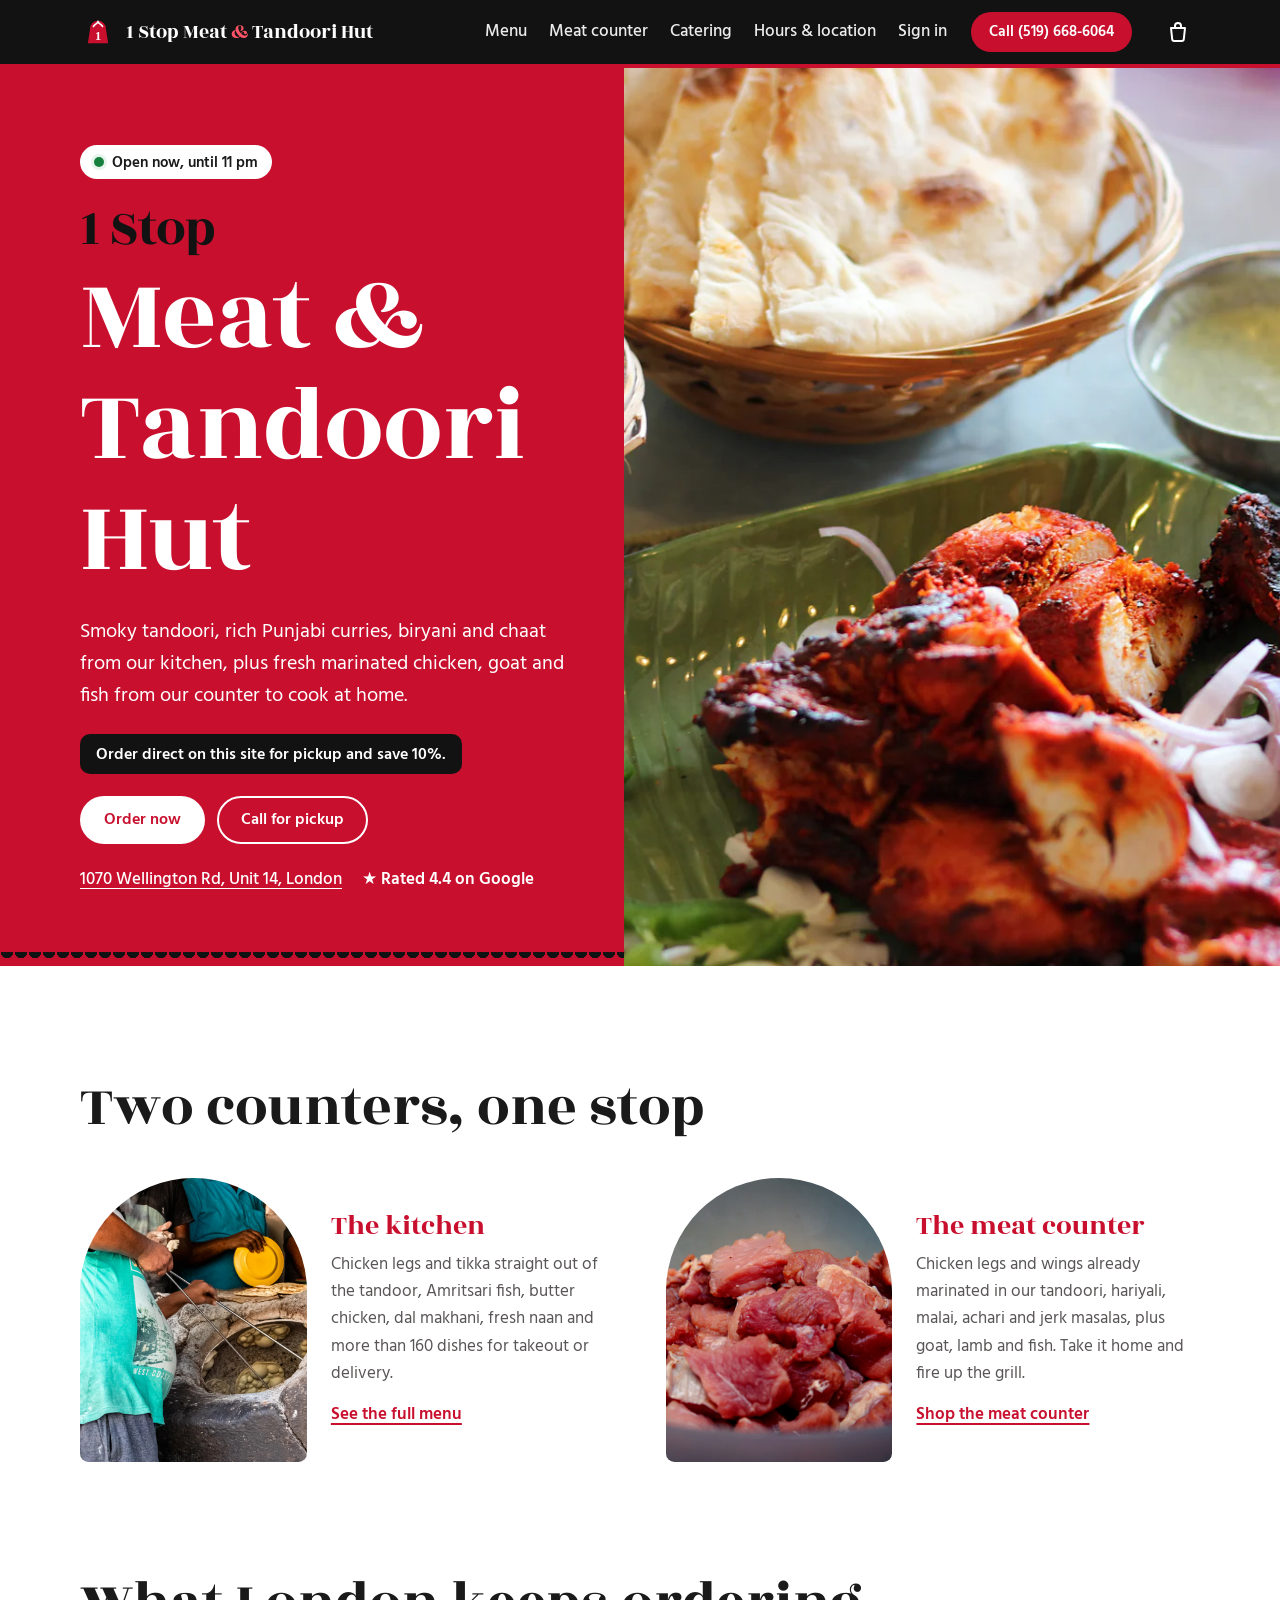
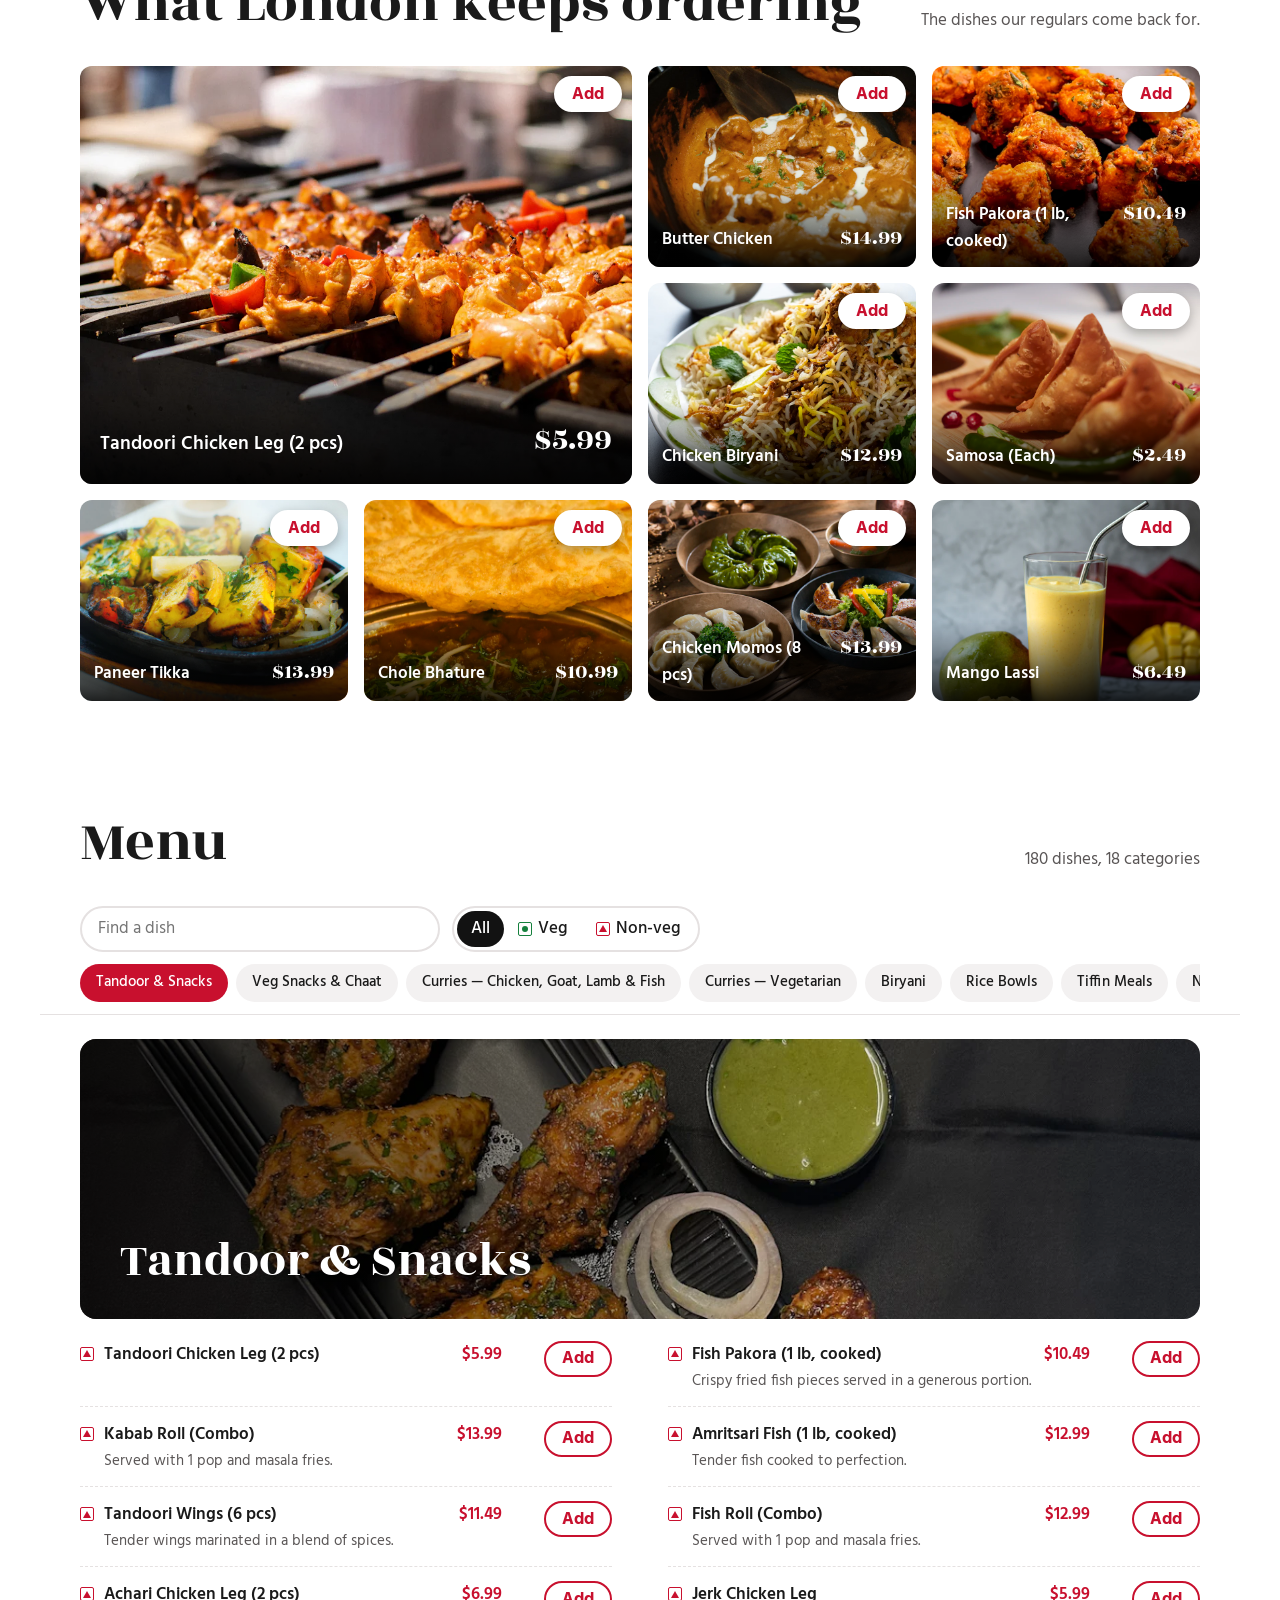
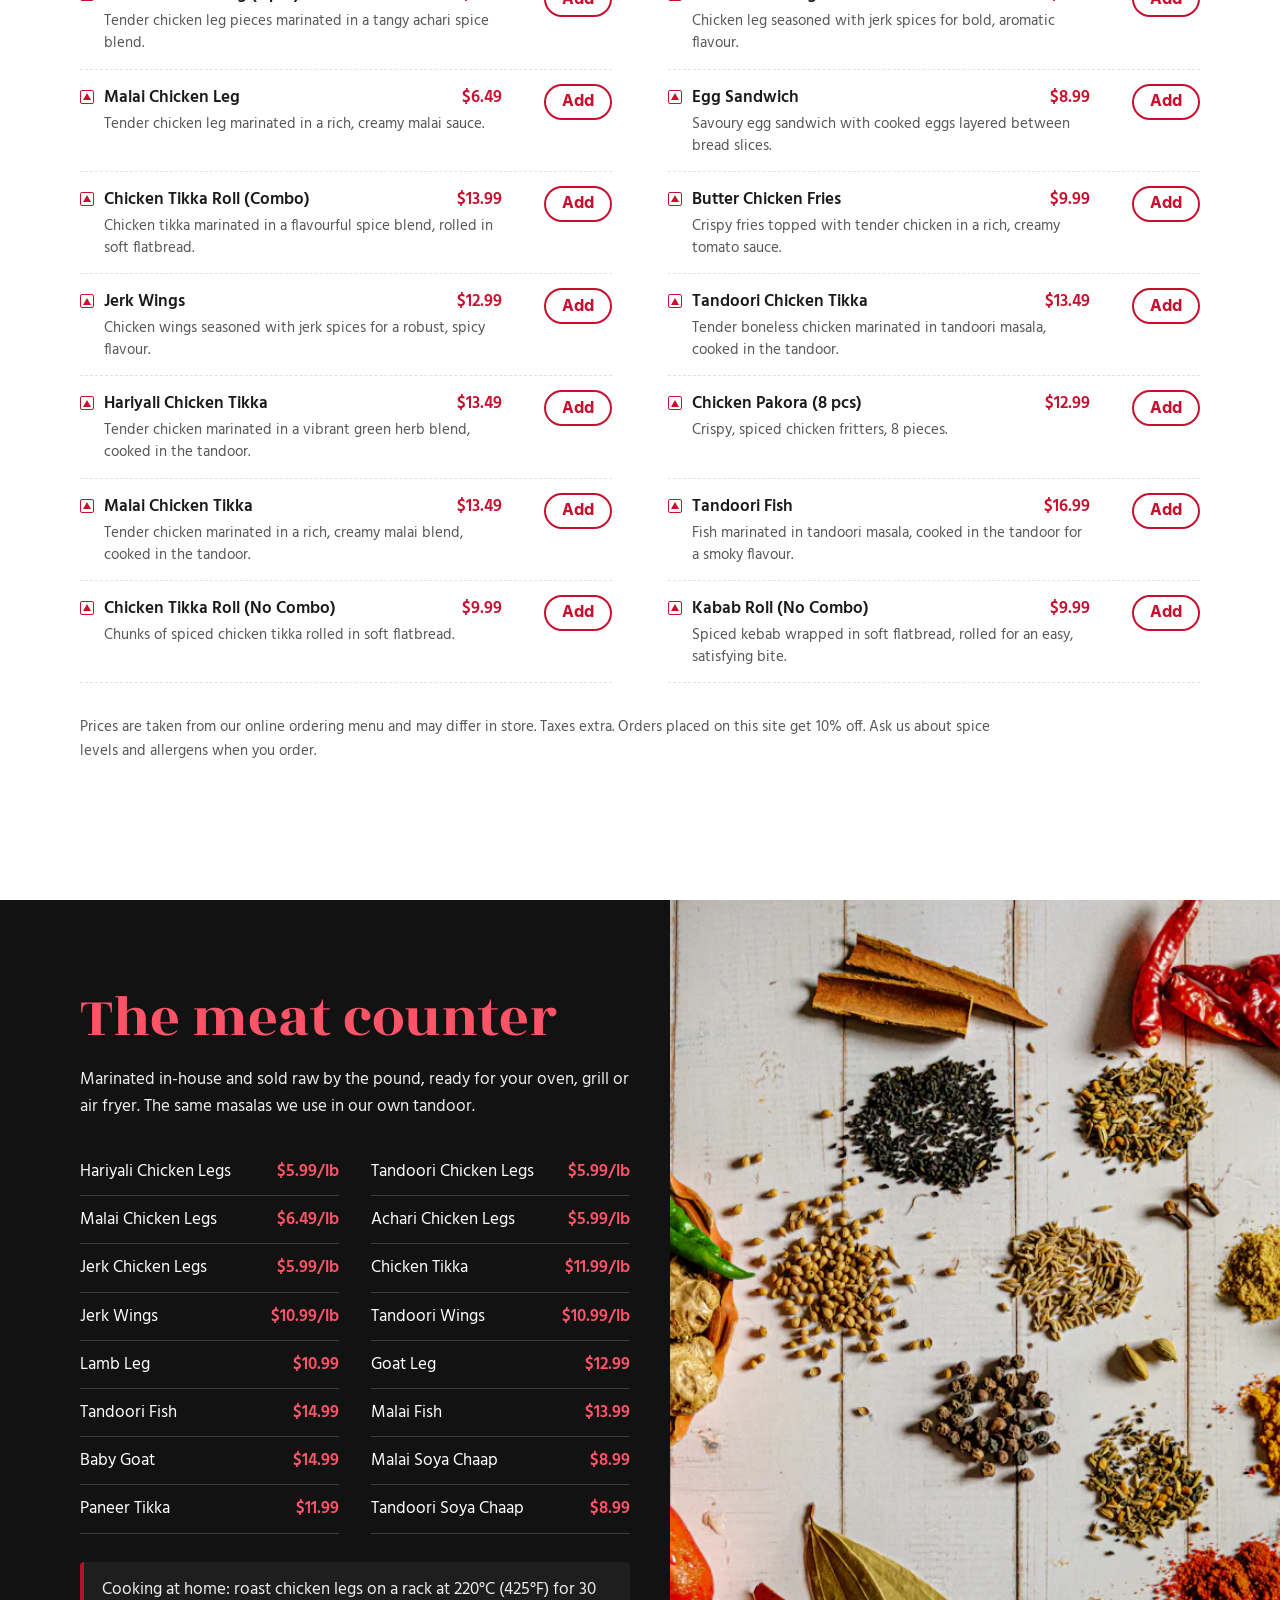
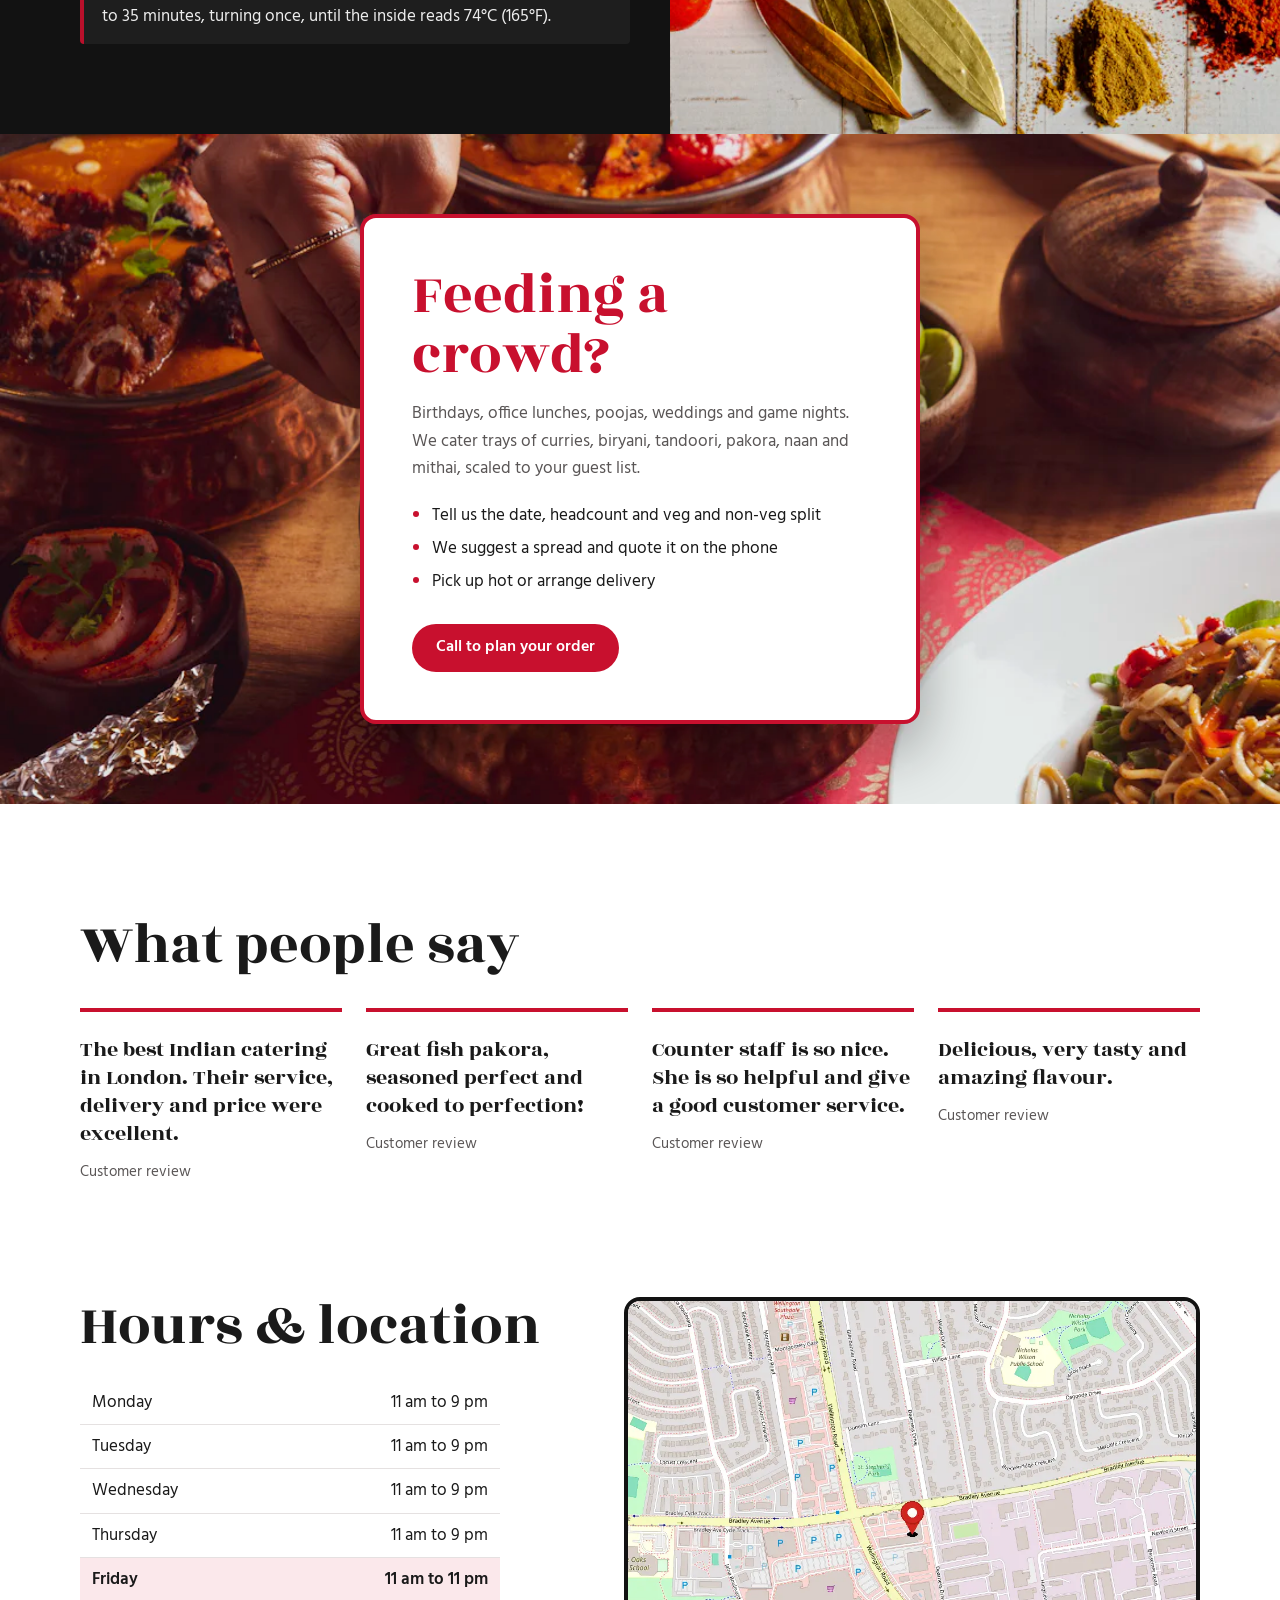
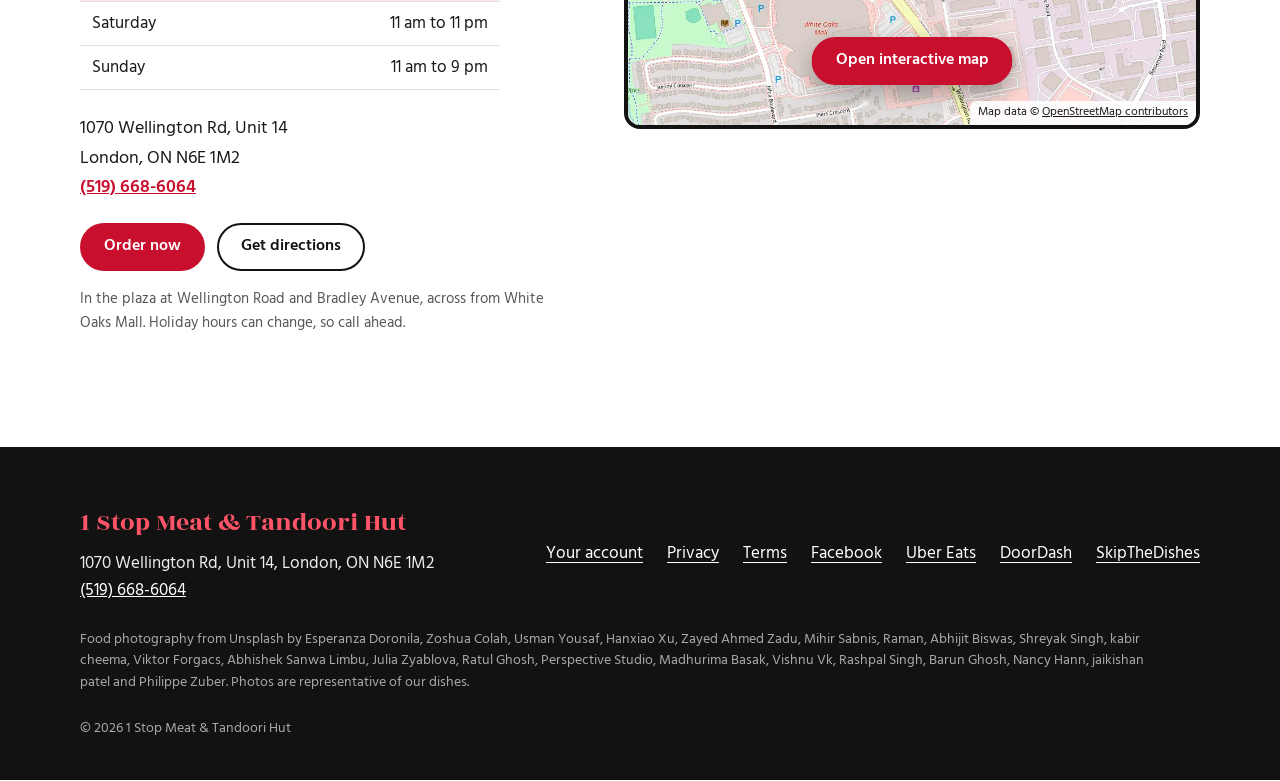
<file: index.html>
<!doctype html>
<html lang="en-CA">
<head>
<meta charset="utf-8">
<meta name="viewport" content="width=device-width, initial-scale=1">
<title>1 Stop Meat &amp; Tandoori Hut | Tandoori, Curries &amp; Marinated Meats in London, ON</title>
<meta name="description" content="Punjabi tandoori, curries, biryani, chaat and fresh marinated meats on Wellington Road in London, Ontario. Takeout, delivery and catering. Call (519) 668-6064.">
<meta name="theme-color" content="#121212">
<link rel="canonical" href="https://hardeepsk.github.io/1-stop-meat-tandoori-hut/">
<link rel="icon" href="favicon.svg" type="image/svg+xml">
<meta property="og:type" content="restaurant">
<meta property="og:title" content="1 Stop Meat &amp; Tandoori Hut">
<meta property="og:description" content="Tandoori, curries, biryani and fresh marinated meats. 1070 Wellington Rd, London, ON.">
<meta property="og:image" content="https://hardeepsk.github.io/1-stop-meat-tandoori-hut/img/og.jpg">
<meta property="og:url" content="https://hardeepsk.github.io/1-stop-meat-tandoori-hut/">
<meta property="og:locale" content="en_CA">
<meta name="twitter:card" content="summary_large_image">
<link rel="preconnect" href="https://fonts.googleapis.com">
<link rel="preconnect" href="https://fonts.gstatic.com" crossorigin>
<link href="https://fonts.googleapis.com/css2?family=Hind:wght@400;500;600;700&family=Rozha+One&display=swap" rel="stylesheet">
<link rel="preload" as="image" href="img/hero.webp" fetchpriority="high">
<link rel="stylesheet" href="styles.css?v=637464b1ea">
<script type="application/ld+json">
{
  "@context": "https://schema.org",
  "@type": "Restaurant",
  "name": "1 Stop Meat & Tandoori Hut",
  "url": "https://hardeepsk.github.io/1-stop-meat-tandoori-hut/",
  "image": "https://hardeepsk.github.io/1-stop-meat-tandoori-hut/img/og.jpg",
  "telephone": "+1-519-668-6064",
  "priceRange": "$",
  "servesCuisine": ["Indian", "Punjabi", "Tandoori", "Indo-Chinese"],
  "hasMenu": "https://hardeepsk.github.io/1-stop-meat-tandoori-hut/#menu",
  "acceptsReservations": false,
  "address": {
    "@type": "PostalAddress",
    "streetAddress": "1070 Wellington Rd, Unit 14",
    "addressLocality": "London",
    "addressRegion": "ON",
    "postalCode": "N6E 1M2",
    "addressCountry": "CA"
  },
  "geo": { "@type": "GeoCoordinates", "latitude": 42.933888, "longitude": -81.2213374 },
  "openingHoursSpecification": [
    { "@type": "OpeningHoursSpecification", "dayOfWeek": ["Sunday", "Monday", "Tuesday", "Wednesday", "Thursday"], "opens": "11:00", "closes": "21:00" },
    { "@type": "OpeningHoursSpecification", "dayOfWeek": ["Friday", "Saturday"], "opens": "11:00", "closes": "23:00" }
  ],
  "sameAs": [
    "https://www.facebook.com/1stopmeatandtandoorihut/",
    "https://www.ubereats.com/ca/store/1-stop-meat-&-tandoori-hut/xAO4igT_UYuKqNkeJCR69Q",
    "https://www.doordash.com/store/1-stop-meat-&-tandoori-hut-london-24953357/",
    "https://www.skipthedishes.com/stop-meat-tandoori-hut"
  ]
}
</script>
</head>
<body>
<a class="skip" href="#main">Skip to content</a>

<header class="topbar">
  <div class="topbar-inner">
    <a class="brand" href="#top">
      <img src="favicon.svg" alt="" width="36" height="36">
      <span>1 Stop Meat <span class="amp">&amp;</span> Tandoori Hut</span>
    </a>
    <button class="nav-toggle" type="button" aria-expanded="false" aria-controls="site-nav" data-nav-toggle>
      <span class="visually-hidden">Open site navigation</span>
      <span class="nav-toggle-bars" aria-hidden="true"></span>
    </button>
    <nav class="nav" id="site-nav" aria-label="Main">
      <a href="#menu">Menu</a>
      <a href="#butcher">Meat counter</a>
      <a href="#catering">Catering</a>
      <a href="#visit">Hours &amp; location</a>
      <a href="account.html" data-account-link>Sign in</a>
    </nav>
    <a class="btn btn-red btn-small topbar-call" href="tel:+15196686064">Call (519) 668-6064</a>
    <button class="topbar-cart" type="button" data-cart-open><span class="visually-hidden">Open your order, </span><span data-cart-count>0</span><span class="visually-hidden"> items</span></button>
  </div>
</header>

<main id="main">
  <section class="hero" id="top">
    <div class="hero-sign">
      <p class="status" data-status aria-live="polite">Checking today's hours</p>
      <h1>
        <span class="h1-line h1-small">1 Stop</span>
        <span class="h1-line">Meat &amp;</span>
        <span class="h1-line">Tandoori Hut</span>
      </h1>
      <p class="lede">Smoky tandoori, rich Punjabi curries, biryani and chaat from our kitchen, plus fresh marinated chicken, goat and fish from our counter to cook at home.</p>
      <p class="hero-offer">Order direct on this site for pickup and save 10%.</p>
      <div class="hero-actions">
        <button class="btn btn-light" type="button" data-order>Order now</button>
        <a class="btn btn-ghost" href="tel:+15196686064">Call for pickup</a>
      </div>
      <p class="hero-meta">
        <a href="https://www.google.com/maps/dir/?api=1&amp;destination=1070+Wellington+Rd+London+ON+N6E+1M2" target="_blank" rel="noopener">1070 Wellington Rd, Unit 14, London</a>
        <span class="rating"><span aria-hidden="true">★</span> Rated 4.4 on Google</span>
      </p>
    </div>
    <figure class="hero-photo">
      <img src="img/hero.webp" alt="Tandoori chicken on a banana leaf with naan, chutneys and onions" width="1600" height="960" fetchpriority="high">
    </figure>
  </section>

  <section class="two-counters" aria-labelledby="two-title">
    <h2 id="two-title">Two counters, one stop</h2>
    <div class="counters">
      <article class="counter">
        <img src="img/tandoor.webp" alt="A cook pulling fresh naan from a clay tandoor" width="760" height="940" loading="lazy">
        <div>
          <h3>The kitchen</h3>
          <p>Chicken legs and tikka straight out of the tandoor, Amritsari fish, butter chicken, dal makhani, fresh naan and more than 160 dishes for takeout or delivery.</p>
          <a class="text-link" href="#menu">See the full menu</a>
        </div>
      </article>
      <article class="counter">
        <img src="img/butcher.webp" alt="A bowl of fresh raw mutton, cut into curry pieces" width="1100" height="760" loading="lazy">
        <div>
          <h3>The meat counter</h3>
          <p>Chicken legs and wings already marinated in our tandoori, hariyali, malai, achari and jerk masalas, plus goat, lamb and fish. Take it home and fire up the grill.</p>
          <a class="text-link" href="#butcher">Shop the meat counter</a>
        </div>
      </article>
    </div>
  </section>

  <section class="favourites" aria-labelledby="fav-title">
    <div class="section-head">
      <h2 id="fav-title">What London keeps ordering</h2>
      <p>The dishes our regulars come back for.</p>
    </div>
    <div class="fav-grid">
      <figure class="fav fav-wide">
        <img src="img/skewers.webp" alt="Chicken tikka skewers over the grill" width="1200" height="700" loading="lazy">
        <span class="fav-add" data-add="tandoori-chicken-leg-2-pcs"></span>
        <figcaption><span>Tandoori Chicken Leg (2 pcs)</span><b>$5.99</b></figcaption>
      </figure>
      <figure class="fav">
        <img src="img/butter-chicken.webp" alt="Butter chicken in a creamy tomato sauce" width="800" height="600" loading="lazy">
        <span class="fav-add" data-add="butter-chicken"></span>
        <figcaption><span>Butter Chicken</span><b>$14.99</b></figcaption>
      </figure>
      <figure class="fav">
        <img src="img/pakora.webp" alt="Golden fried pakora" width="800" height="600" loading="lazy">
        <span class="fav-add" data-add="fish-pakora-1lb-cooked"></span>
        <figcaption><span>Fish Pakora (1 lb, cooked)</span><b>$10.49</b></figcaption>
      </figure>
      <figure class="fav">
        <img src="img/biryani.webp" alt="Chicken biryani with mint and cucumber" width="800" height="600" loading="lazy">
        <span class="fav-add" data-add="chicken-biryani"></span>
        <figcaption><span>Chicken Biryani</span><b>$12.99</b></figcaption>
      </figure>
      <figure class="fav">
        <img src="img/samosa.webp" alt="Three golden samosas with green chili" width="800" height="600" loading="lazy">
        <span class="fav-add" data-add="samosa-each"></span>
        <figcaption><span>Samosa (Each)</span><b>$2.49</b></figcaption>
      </figure>
      <figure class="fav">
        <img src="img/paneer.webp" alt="Sizzling paneer tikka with peppers and onions" width="800" height="600" loading="lazy">
        <span class="fav-add" data-add="paneer-tikka"></span>
        <figcaption><span>Paneer Tikka</span><b>$13.99</b></figcaption>
      </figure>
      <figure class="fav">
        <img src="img/chole.webp" alt="Chole with puffed bhature" width="800" height="600" loading="lazy">
        <span class="fav-add" data-add="chole-bhature"></span>
        <figcaption><span>Chole Bhature</span><b>$10.99</b></figcaption>
      </figure>
      <figure class="fav">
        <img src="img/momos.webp" alt="Plates of steamed and fried momos" width="800" height="600" loading="lazy">
        <span class="fav-add" data-add="chicken-momos-8pc"></span>
        <figcaption><span>Chicken Momos (8 pcs)</span><b>$13.99</b></figcaption>
      </figure>
      <figure class="fav">
        <img src="img/lassi.webp" alt="Mango lassi in a tall glass beside a fresh mango" width="800" height="600" loading="lazy">
        <span class="fav-add" data-add="mango-lassi"></span>
        <figcaption><span>Mango Lassi</span><b>$6.49</b></figcaption>
      </figure>
    </div>
  </section>

  <section class="menu" id="menu" aria-labelledby="menu-title">
    <div class="section-head">
      <h2 id="menu-title">Menu</h2>
      <p class="menu-count" data-count aria-live="polite"></p>
    </div>
    <div class="menu-head" data-menu-head>
      <div class="menu-tools">
        <label class="search">
          <span class="visually-hidden">Search the menu</span>
          <input type="search" placeholder="Find a dish" data-search autocomplete="off" enterkeyhint="search">
        </label>
        <div class="diet" role="radiogroup" aria-label="Filter by diet">
          <button type="button" role="radio" aria-checked="true" data-diet="all">All</button>
          <button type="button" role="radio" aria-checked="false" data-diet="veg"><i class="mark mark-veg" aria-hidden="true"></i>Veg</button>
          <button type="button" role="radio" aria-checked="false" data-diet="nonveg"><i class="mark mark-nonveg" aria-hidden="true"></i>Non-veg</button>
        </div>
      </div>
      <div class="chips" role="tablist" aria-label="Menu categories" data-chips></div>
    </div>
    <div class="menu-body" data-menu>
      <p class="menu-loading">Loading the menu</p>
    </div>
    <noscript><p class="menu-loading">Turn on JavaScript to browse the full menu, or call (519) 668-6064.</p></noscript>
    <p class="menu-note">Prices are taken from our online ordering menu and may differ in store. Taxes extra. Orders placed on this site get 10% off. Ask us about spice levels and allergens when you order.</p>
  </section>

  <section class="butcher" id="butcher" aria-labelledby="butcher-title">
    <div class="butcher-copy">
      <h2 id="butcher-title">The meat counter</h2>
      <p>Marinated in-house and sold raw by the pound, ready for your oven, grill or air fryer. The same masalas we use in our own tandoor.</p>
      <ul class="butcher-list" data-butcher></ul>
      <p class="butcher-tip">Cooking at home: roast chicken legs on a rack at 220°C (425°F) for 30 to 35 minutes, turning once, until the inside reads 74°C (165°F).</p>
    </div>
    <figure class="butcher-photo">
      <img src="img/spices.webp" alt="Whole and ground spices with garlic, ginger and chilies" width="1100" height="760" loading="lazy">
    </figure>
  </section>

  <section class="catering" id="catering" aria-labelledby="cater-title">
    <img class="catering-bg" src="img/spread.webp" alt="" width="1100" height="760" loading="lazy">
    <div class="catering-card">
      <h2 id="cater-title">Feeding a crowd?</h2>
      <p>Birthdays, office lunches, poojas, weddings and game nights. We cater trays of curries, biryani, tandoori, pakora, naan and mithai, scaled to your guest list.</p>
      <ul>
        <li>Tell us the date, headcount and veg and non-veg split</li>
        <li>We suggest a spread and quote it on the phone</li>
        <li>Pick up hot or arrange delivery</li>
      </ul>
      <a class="btn btn-red" href="tel:+15196686064">Call to plan your order</a>
    </div>
  </section>

  <section class="reviews" aria-labelledby="reviews-title">
    <h2 id="reviews-title">What people say</h2>
    <div class="quotes">
      <blockquote>
        <p>The best Indian catering in London. Their service, delivery and price were excellent.</p>
        <cite>Customer review</cite>
      </blockquote>
      <blockquote>
        <p>Great fish pakora, seasoned perfect and cooked to perfection!</p>
        <cite>Customer review</cite>
      </blockquote>
      <blockquote>
        <p>Counter staff is so nice. She is so helpful and give a good customer service.</p>
        <cite>Customer review</cite>
      </blockquote>
      <blockquote>
        <p>Delicious, very tasty and amazing flavour.</p>
        <cite>Customer review</cite>
      </blockquote>
    </div>
  </section>

  <section class="visit" id="visit" aria-labelledby="visit-title">
    <div class="visit-info">
      <h2 id="visit-title">Hours &amp; location</h2>
      <table class="hours" aria-label="Opening hours">
        <tbody data-hours>
          <tr data-day="1"><th scope="row">Monday</th><td>11 am to 9 pm</td></tr>
          <tr data-day="2"><th scope="row">Tuesday</th><td>11 am to 9 pm</td></tr>
          <tr data-day="3"><th scope="row">Wednesday</th><td>11 am to 9 pm</td></tr>
          <tr data-day="4"><th scope="row">Thursday</th><td>11 am to 9 pm</td></tr>
          <tr data-day="5"><th scope="row">Friday</th><td>11 am to 11 pm</td></tr>
          <tr data-day="6"><th scope="row">Saturday</th><td>11 am to 11 pm</td></tr>
          <tr data-day="0"><th scope="row">Sunday</th><td>11 am to 9 pm</td></tr>
        </tbody>
      </table>
      <address>
        1070 Wellington Rd, Unit 14<br>
        London, ON N6E 1M2<br>
        <a href="tel:+15196686064">(519) 668-6064</a>
      </address>
      <div class="visit-actions">
        <button class="btn btn-red" type="button" data-order>Order now</button>
        <a class="btn btn-ghost-dark" href="https://www.google.com/maps/dir/?api=1&amp;destination=1070+Wellington+Rd+London+ON+N6E+1M2" target="_blank" rel="noopener">Get directions</a>
      </div>
      <p class="visit-note">In the plaza at Wellington Road and Bradley Avenue, across from White Oaks Mall. Holiday hours can change, so call ahead.</p>
    </div>
    <figure class="map" data-map>
      <img src="img/map.webp" alt="Street map with a pin on 1070 Wellington Rd at Bradley Avenue, across from White Oaks Mall" width="1000" height="750" loading="lazy">
      <button class="btn btn-red map-load" type="button" data-map-load>Open interactive map</button>
      <figcaption>Map data &copy; <a href="https://www.openstreetmap.org/copyright" target="_blank" rel="noopener">OpenStreetMap contributors</a></figcaption>
    </figure>
  </section>
</main>

<footer class="footer">
  <div class="footer-inner">
    <div>
      <p class="footer-name">1 Stop Meat &amp; Tandoori Hut</p>
      <p>1070 Wellington Rd, Unit 14, London, ON N6E 1M2<br><a href="tel:+15196686064">(519) 668-6064</a></p>
    </div>
    <ul class="footer-links">
      <li><a href="account.html">Your account</a></li>
      <li><a href="privacy.html">Privacy</a></li>
      <li><a href="terms.html">Terms</a></li>
      <li><a href="https://www.facebook.com/1stopmeatandtandoorihut/" target="_blank" rel="noopener">Facebook</a></li>
      <li><a href="https://www.ubereats.com/ca/store/1-stop-meat-&amp;-tandoori-hut/xAO4igT_UYuKqNkeJCR69Q" target="_blank" rel="noopener">Uber Eats</a></li>
      <li><a href="https://www.doordash.com/store/1-stop-meat-&amp;-tandoori-hut-london-24953357/" target="_blank" rel="noopener">DoorDash</a></li>
      <li><a href="https://www.skipthedishes.com/stop-meat-tandoori-hut" target="_blank" rel="noopener">SkipTheDishes</a></li>
    </ul>
    <p class="credits">Food photography from Unsplash by Esperanza Doronila, Zoshua Colah, Usman Yousaf, Hanxiao Xu, Zayed Ahmed Zadu, Mihir Sabnis, Raman, Abhijit Biswas, Shreyak Singh, kabir cheema, Viktor Forgacs, Abhishek Sanwa Limbu, Julia Zyablova, Ratul Ghosh, Perspective Studio, Madhurima Basak, Vishnu Vk, Rashpal Singh, Barun Ghosh, Nancy Hann, jaikishan patel and Philippe Zuber. Photos are representative of our dishes.</p>
    <p class="copy">&copy; <span data-year>2026</span> 1 Stop Meat &amp; Tandoori Hut</p>
  </div>
</footer>

<nav class="actionbar" aria-label="Quick actions">
  <a href="tel:+15196686064">Call</a>
  <button type="button" data-order>Order now</button>
  <a href="https://www.google.com/maps/dir/?api=1&amp;destination=1070+Wellington+Rd+London+ON+N6E+1M2" target="_blank" rel="noopener">Directions</a>
</nav>

<dialog class="order" data-order-dialog aria-labelledby="order-title">
  <form method="dialog">
    <h2 id="order-title">How do you want to order?</h2>
    <p>Order direct for pickup and save 10%, or use your usual app for delivery.</p>
    <div class="order-links">
      <button class="order-direct" type="button" value="direct" data-direct><span>Order direct</span><small>Save 10%. Sign in with your phone.</small></button>
      <a href="https://www.ubereats.com/ca/store/1-stop-meat-&amp;-tandoori-hut/xAO4igT_UYuKqNkeJCR69Q" target="_blank" rel="noopener">Uber Eats</a>
      <a href="https://www.doordash.com/store/1-stop-meat-&amp;-tandoori-hut-london-24953357/" target="_blank" rel="noopener">DoorDash</a>
      <a href="https://www.skipthedishes.com/stop-meat-tandoori-hut" target="_blank" rel="noopener">SkipTheDishes</a>
      <a href="tel:+15196686064">Call for pickup, (519) 668-6064</a>
    </div>
    <button class="order-close" value="close" aria-label="Close">Close</button>
  </form>
</dialog>

<div class="cartbar" data-cartbar hidden>
  <button class="cartbar-button" type="button" data-cart-open>
    <span class="cartbar-count" data-cart-count>0</span>
    <span class="cartbar-label">View your order</span>
    <span class="cartbar-total" data-cart-total></span>
  </button>
</div>

<dialog class="sheet" data-cart-dialog aria-labelledby="cart-title">
  <div class="sheet-inner">
    <div class="sheet-head">
      <h2 id="cart-title">Your order</h2>
      <button class="sheet-close" type="button" data-cart-close>Close</button>
    </div>
    <div class="sheet-body" data-cart-body></div>
    <div class="sheet-foot" data-cart-foot></div>
  </div>
</dialog>

<script type="module" src="app.js?v=637464b1ea"></script>
</body>
</html>
</file>
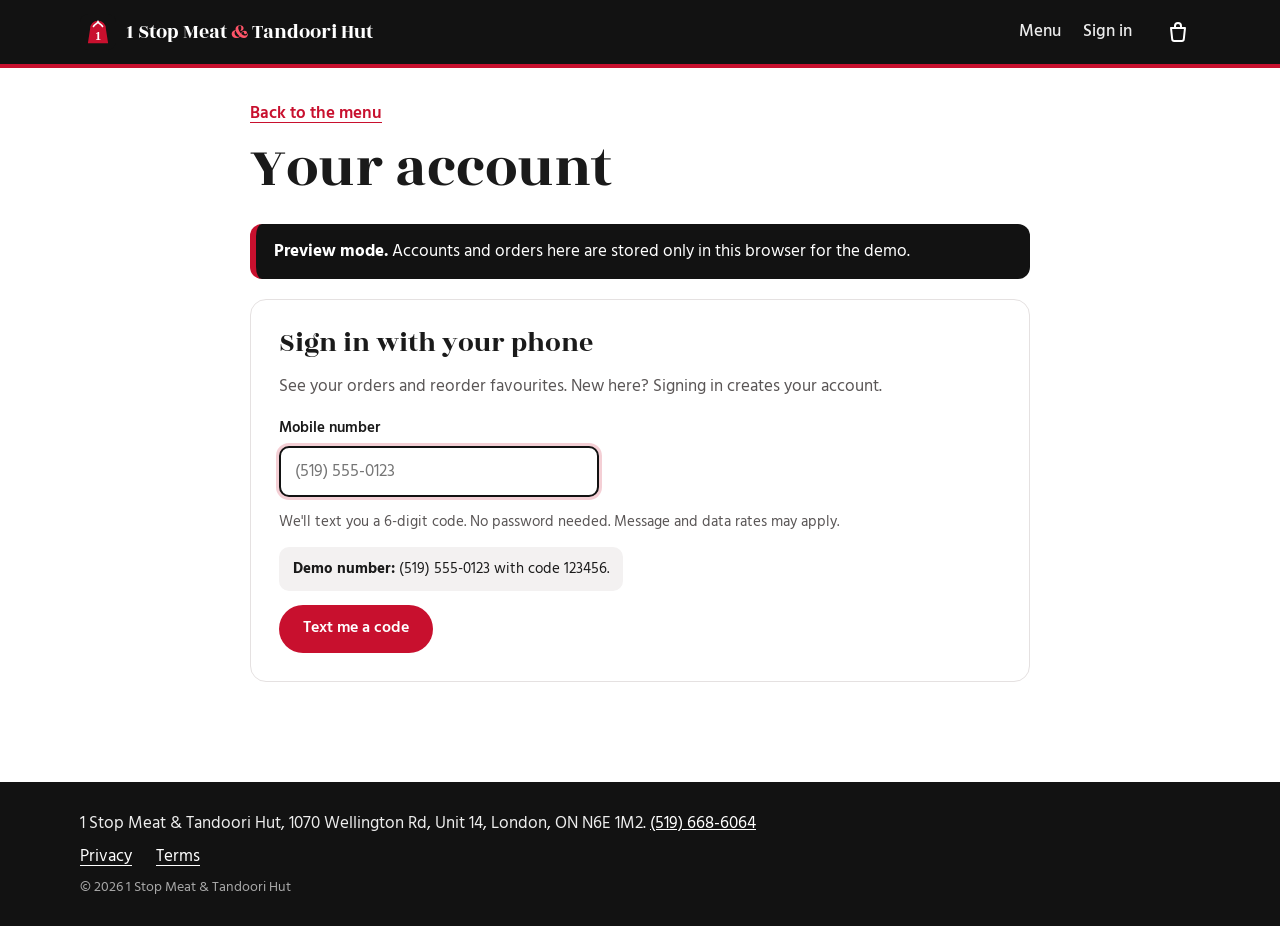
<file: account.html>
<!doctype html>
<html lang="en-CA">
<head>
<meta charset="utf-8">
<meta name="viewport" content="width=device-width, initial-scale=1">
<title>Your account | 1 Stop Meat &amp; Tandoori Hut</title>
<meta name="robots" content="noindex">
<meta name="theme-color" content="#121212">
<link rel="icon" href="favicon.svg" type="image/svg+xml">
<link rel="preconnect" href="https://fonts.googleapis.com">
<link rel="preconnect" href="https://fonts.gstatic.com" crossorigin>
<link href="https://fonts.googleapis.com/css2?family=Hind:wght@400;500;600;700&family=Rozha+One&display=swap" rel="stylesheet">
<link rel="stylesheet" href="styles.css?v=637464b1ea">
</head>
<body class="subpage">
<a class="skip" href="#main">Skip to content</a>

<header class="topbar">
  <div class="topbar-inner">
    <a class="brand" href="./">
      <img src="favicon.svg" alt="" width="36" height="36">
      <span>1 Stop Meat <span class="amp">&amp;</span> Tandoori Hut</span>
    </a>
    <nav class="subnav" aria-label="Main">
      <a href="./#menu">Menu</a>
      <a href="account.html" data-account-link>Sign in</a>
    </nav>
    <a class="topbar-cart" href="checkout.html" data-cart-link><span class="visually-hidden">Your order, </span><span data-cart-count>0</span><span class="visually-hidden"> items</span></a>
  </div>
</header>

<main id="main" class="page page-narrow">
  <div class="page-head">
    <a class="back-link" href="./#menu">Back to the menu</a>
    <h1>Your account</h1>
  </div>
  <div data-demo></div>
  <div data-account-view>
    <p class="menu-loading">Loading your account</p>
  </div>
</main>

<footer class="footer footer-slim">
  <div class="footer-inner">
    <p>1 Stop Meat &amp; Tandoori Hut, 1070 Wellington Rd, Unit 14, London, ON N6E 1M2. <a href="tel:+15196686064">(519) 668-6064</a></p>
    <ul class="footer-links">
      <li><a href="privacy.html">Privacy</a></li>
      <li><a href="terms.html">Terms</a></li>
    </ul>
    <p class="copy">&copy; <span data-year>2026</span> 1 Stop Meat &amp; Tandoori Hut</p>
  </div>
</footer>

<script type="module" src="order/account.js?v=637464b1ea"></script>
</body>
</html>
</file>
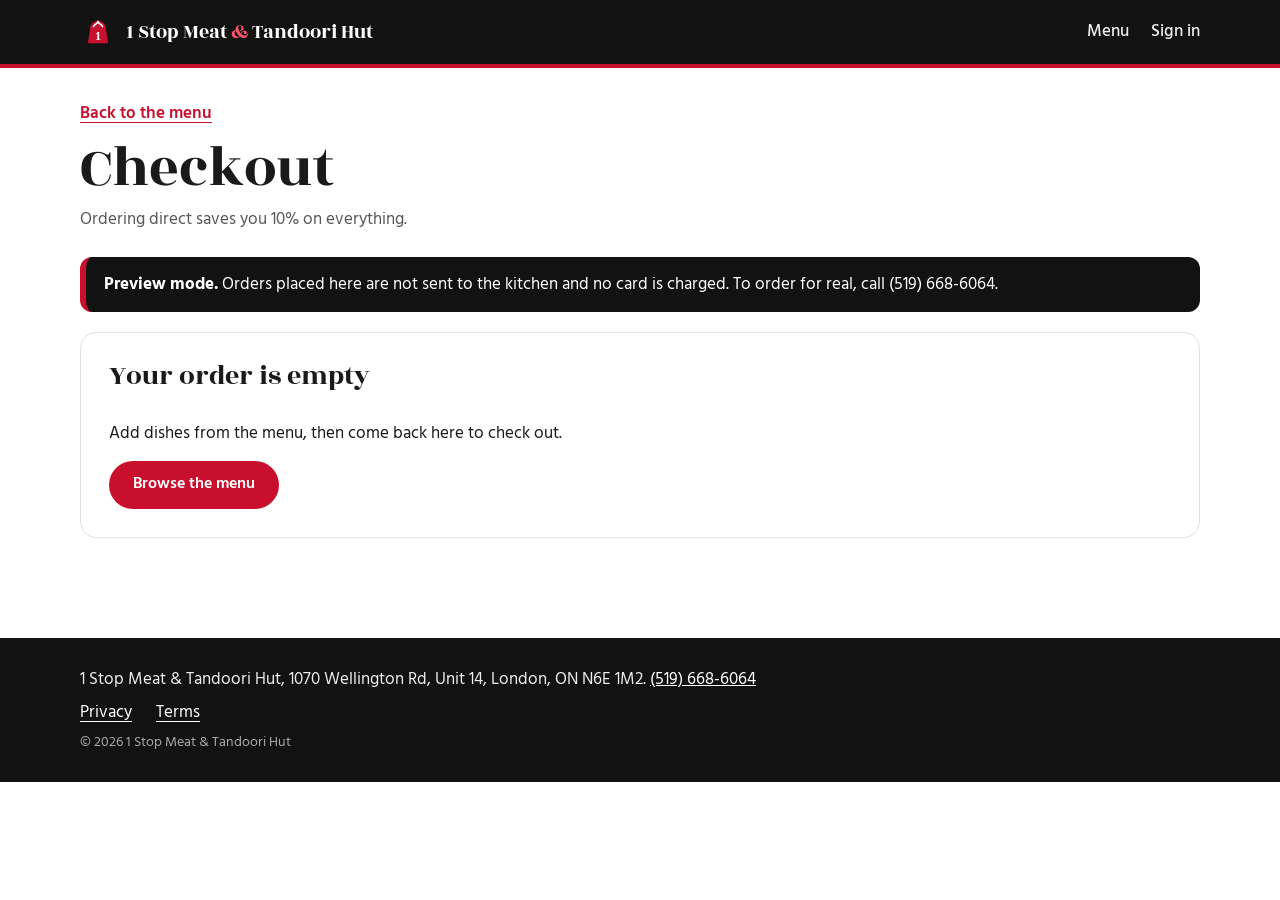
<file: checkout.html>
<!doctype html>
<html lang="en-CA">
<head>
<meta charset="utf-8">
<meta name="viewport" content="width=device-width, initial-scale=1">
<title>Checkout | 1 Stop Meat &amp; Tandoori Hut</title>
<meta name="robots" content="noindex">
<meta name="theme-color" content="#121212">
<link rel="icon" href="favicon.svg" type="image/svg+xml">
<link rel="preconnect" href="https://fonts.googleapis.com">
<link rel="preconnect" href="https://fonts.gstatic.com" crossorigin>
<link href="https://fonts.googleapis.com/css2?family=Hind:wght@400;500;600;700&family=Rozha+One&display=swap" rel="stylesheet">
<link rel="stylesheet" href="styles.css?v=637464b1ea">
</head>
<body class="subpage">
<a class="skip" href="#main">Skip to content</a>

<header class="topbar">
  <div class="topbar-inner">
    <a class="brand" href="./">
      <img src="favicon.svg" alt="" width="36" height="36">
      <span>1 Stop Meat <span class="amp">&amp;</span> Tandoori Hut</span>
    </a>
    <nav class="subnav" aria-label="Main">
      <a href="./#menu">Menu</a>
      <a href="account.html" data-account-link>Sign in</a>
    </nav>
  </div>
</header>

<main id="main" class="page">
  <div class="page-head">
    <a class="back-link" href="./#menu">Back to the menu</a>
    <h1>Checkout</h1>
    <p class="page-lede">Ordering direct saves you 10% on everything.</p>
  </div>
  <div data-demo></div>

  <div class="checkout" data-checkout hidden>
    <div class="checkout-main">
      <section class="panel" data-account-panel aria-live="polite"></section>

      <form class="checkout-form" id="checkout-form" data-checkout-form novalidate hidden>
        <fieldset class="panel">
          <legend class="panel-title">How do you want it?</legend>
          <div class="choice-grid">
            <label class="choice">
              <input type="radio" name="fulfilment" value="pickup" checked>
              <span class="choice-title">Pickup</span>
              <span class="choice-text">1070 Wellington Rd, Unit 14, across from White Oaks Mall</span>
            </label>
            <label class="choice" data-delivery-choice>
              <input type="radio" name="fulfilment" value="delivery">
              <span class="choice-title">Delivery</span>
              <span class="choice-text" data-delivery-terms></span>
            </label>
            <label class="choice" data-amazon-choice>
              <input type="radio" name="fulfilment" value="amazon">
              <span class="choice-title">Amazon warehouse delivery</span>
              <span class="choice-text">Free for warehouse employees</span>
            </label>
          </div>
          <div class="address-fields" data-dropoff hidden>
            <label class="field">
              <span>Where should we bring it?</span>
              <textarea name="dropoff" rows="2" maxlength="200" placeholder="Warehouse, department and shift"></textarea>
            </label>
            <p class="field-hint">We bring warehouse orders in one bundled run. Not for home delivery.</p>
          </div>
          <div class="address-fields" data-address hidden>
            <label class="field" data-saved-wrap hidden>
              <span>Saved address</span>
              <select name="savedAddress" data-saved-address></select>
            </label>
            <label class="field">
              <span>Street address</span>
              <input name="line1" autocomplete="address-line1" maxlength="120">
            </label>
            <div class="field-row">
              <label class="field">
                <span>Unit or buzzer <span class="optional">optional</span></span>
                <input name="line2" autocomplete="address-line2" maxlength="60">
              </label>
              <label class="field">
                <span>Postal code</span>
                <input name="postal" autocomplete="postal-code" maxlength="7" autocapitalize="characters">
              </label>
            </div>
            <p class="field-hint" data-zone-hint aria-live="polite"></p>
            <label class="field">
              <span>Instructions for the driver <span class="optional">optional</span></span>
              <input name="instructions" maxlength="200" placeholder="Side door, call on arrival">
            </label>
            <label class="check">
              <input type="checkbox" name="saveAddress" checked>
              <span>Save this address to my account</span>
            </label>
          </div>
        </fieldset>

        <fieldset class="panel">
          <legend class="panel-title">When</legend>
          <div class="choice-grid">
            <label class="choice" data-asap-choice>
              <input type="radio" name="when" value="asap" checked>
              <span class="choice-title">As soon as possible</span>
              <span class="choice-text" data-asap-text>Ready in about 20 to 30 minutes</span>
            </label>
            <label class="choice">
              <input type="radio" name="when" value="later">
              <span class="choice-title">Schedule for later</span>
              <span class="choice-text">Today or tomorrow, in opening hours</span>
            </label>
          </div>
          <label class="field" data-slot-wrap hidden>
            <span>Time</span>
            <select name="slot" data-slots></select>
          </label>
        </fieldset>

        <fieldset class="panel">
          <legend class="panel-title">Your details</legend>
          <label class="field">
            <span>Name for the order</span>
            <input name="name" autocomplete="name" maxlength="80" required>
          </label>
          <label class="field">
            <span>Note for the kitchen <span class="optional">optional</span></span>
            <textarea name="note" rows="3" maxlength="300" placeholder="Spice level, allergies, extra chutney"></textarea>
          </label>
        </fieldset>

        <fieldset class="panel">
          <legend class="panel-title">Tip</legend>
          <div class="tip-options" data-tips></div>
          <p class="field-hint">Tips go to the kitchen and delivery team.</p>
        </fieldset>

        <fieldset class="panel">
          <legend class="panel-title">Payment</legend>
          <div class="choice-grid">
            <label class="choice">
              <input type="radio" name="payment" value="online" checked>
              <span class="choice-title">Pay now by card</span>
              <span class="choice-text" data-online-text></span>
            </label>
            <label class="choice" data-in-person-choice>
              <input type="radio" name="payment" value="in_person">
              <span class="choice-title" data-in-person-title>Pay at pickup</span>
              <span class="choice-text">Cash, debit or credit</span>
            </label>
          </div>
          <p class="field-hint" data-card-only hidden>Amazon warehouse orders are paid by card when you order.</p>
        </fieldset>
      </form>
    </div>

    <aside class="checkout-summary panel" aria-labelledby="summary-title">
      <h2 class="panel-title" id="summary-title">Your order</h2>
      <div data-summary-lines></div>
      <a class="text-link edit-cart" href="./#menu">Add or change dishes</a>
      <div data-summary-bill></div>
      <button class="btn btn-red btn-block" type="submit" form="checkout-form" data-place disabled>Sign in to place your order</button>
      <p class="form-error" role="alert" data-place-error tabindex="-1"></p>
      <p class="fine-print">By placing an order you agree to our <a href="terms.html">terms of sale</a> and <a href="privacy.html">privacy policy</a>, and to be contacted by text about it. Prices include the 10% direct discount before HST.</p>
    </aside>
  </div>

  <div class="panel empty-state" data-empty hidden>
    <h2 class="panel-title">Your order is empty</h2>
    <p>Add dishes from the menu, then come back here to check out.</p>
    <a class="btn btn-red" href="./#menu">Browse the menu</a>
  </div>
</main>

<footer class="footer footer-slim">
  <div class="footer-inner">
    <p>1 Stop Meat &amp; Tandoori Hut, 1070 Wellington Rd, Unit 14, London, ON N6E 1M2. <a href="tel:+15196686064">(519) 668-6064</a></p>
    <ul class="footer-links">
      <li><a href="privacy.html">Privacy</a></li>
      <li><a href="terms.html">Terms</a></li>
    </ul>
    <p class="copy">&copy; <span data-year>2026</span> 1 Stop Meat &amp; Tandoori Hut</p>
  </div>
</footer>

<script type="module" src="order/checkout.js?v=637464b1ea"></script>
</body>
</html>
</file>
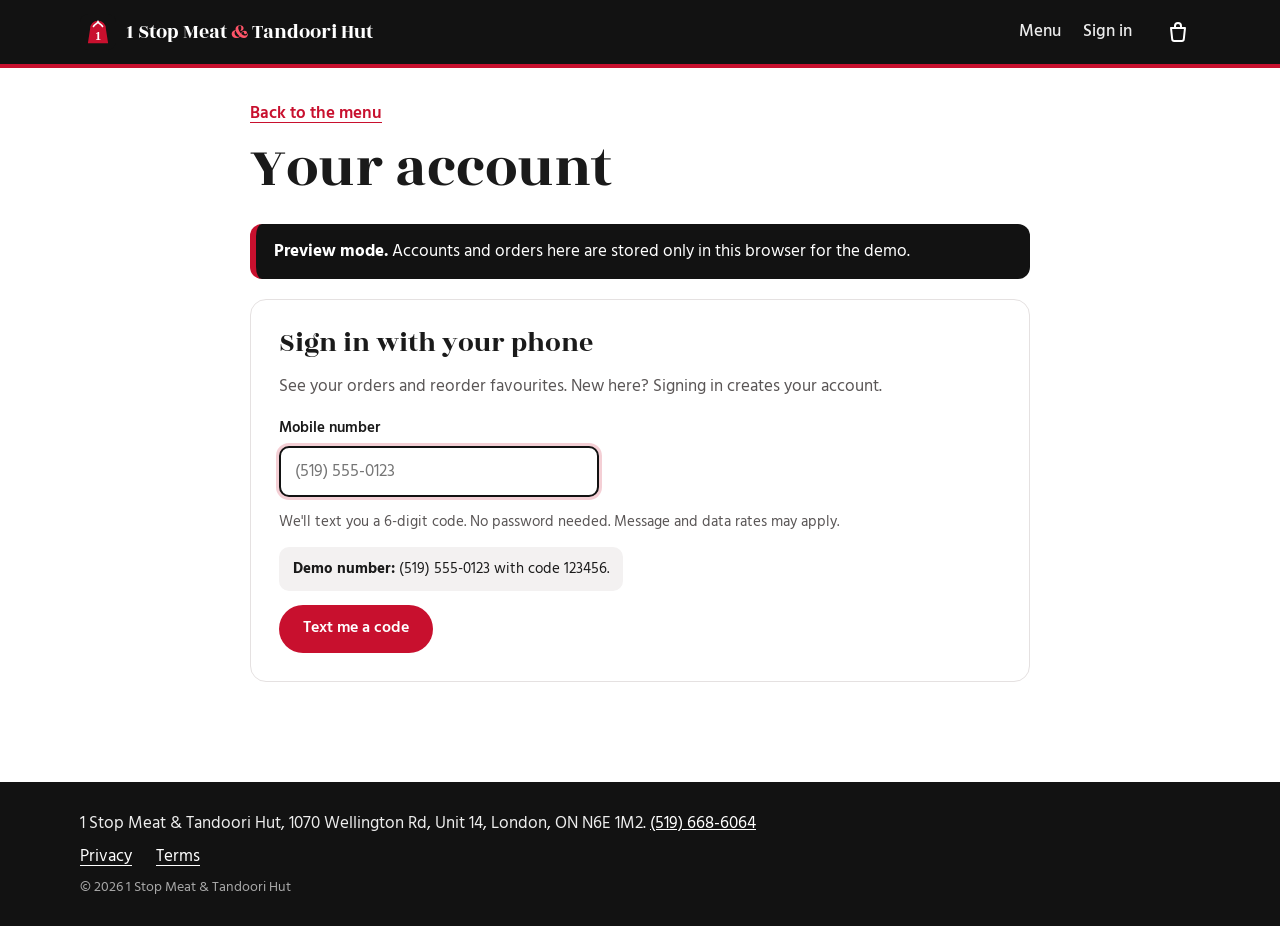
<file: order.html>
<!doctype html>
<html lang="en-CA">
<head>
<meta charset="utf-8">
<meta name="viewport" content="width=device-width, initial-scale=1">
<title>Your order | 1 Stop Meat &amp; Tandoori Hut</title>
<meta name="robots" content="noindex">
<meta name="theme-color" content="#121212">
<link rel="icon" href="favicon.svg" type="image/svg+xml">
<link rel="preconnect" href="https://fonts.googleapis.com">
<link rel="preconnect" href="https://fonts.gstatic.com" crossorigin>
<link href="https://fonts.googleapis.com/css2?family=Hind:wght@400;500;600;700&family=Rozha+One&display=swap" rel="stylesheet">
<link rel="stylesheet" href="styles.css?v=637464b1ea">
</head>
<body class="subpage">
<a class="skip" href="#main">Skip to content</a>

<header class="topbar">
  <div class="topbar-inner">
    <a class="brand" href="./">
      <img src="favicon.svg" alt="" width="36" height="36">
      <span>1 Stop Meat <span class="amp">&amp;</span> Tandoori Hut</span>
    </a>
    <nav class="subnav" aria-label="Main">
      <a href="./#menu">Menu</a>
      <a href="account.html" data-account-link>Sign in</a>
    </nav>
    <a class="topbar-cart" href="checkout.html" data-cart-link><span class="visually-hidden">Your order, </span><span data-cart-count>0</span><span class="visually-hidden"> items</span></a>
  </div>
</header>

<main id="main" class="page page-narrow">
  <a class="back-link" href="account.html">Your orders</a>
  <div data-demo></div>
  <p class="visually-hidden" aria-live="polite" data-announce></p>
  <div data-order-view>
    <p class="menu-loading">Loading your order</p>
  </div>
</main>

<footer class="footer footer-slim">
  <div class="footer-inner">
    <p>1 Stop Meat &amp; Tandoori Hut, 1070 Wellington Rd, Unit 14, London, ON N6E 1M2. <a href="tel:+15196686064">(519) 668-6064</a></p>
    <ul class="footer-links">
      <li><a href="privacy.html">Privacy</a></li>
      <li><a href="terms.html">Terms</a></li>
    </ul>
    <p class="copy">&copy; <span data-year>2026</span> 1 Stop Meat &amp; Tandoori Hut</p>
  </div>
</footer>

<script type="module" src="order/order-page.js?v=637464b1ea"></script>
</body>
</html>
</file>
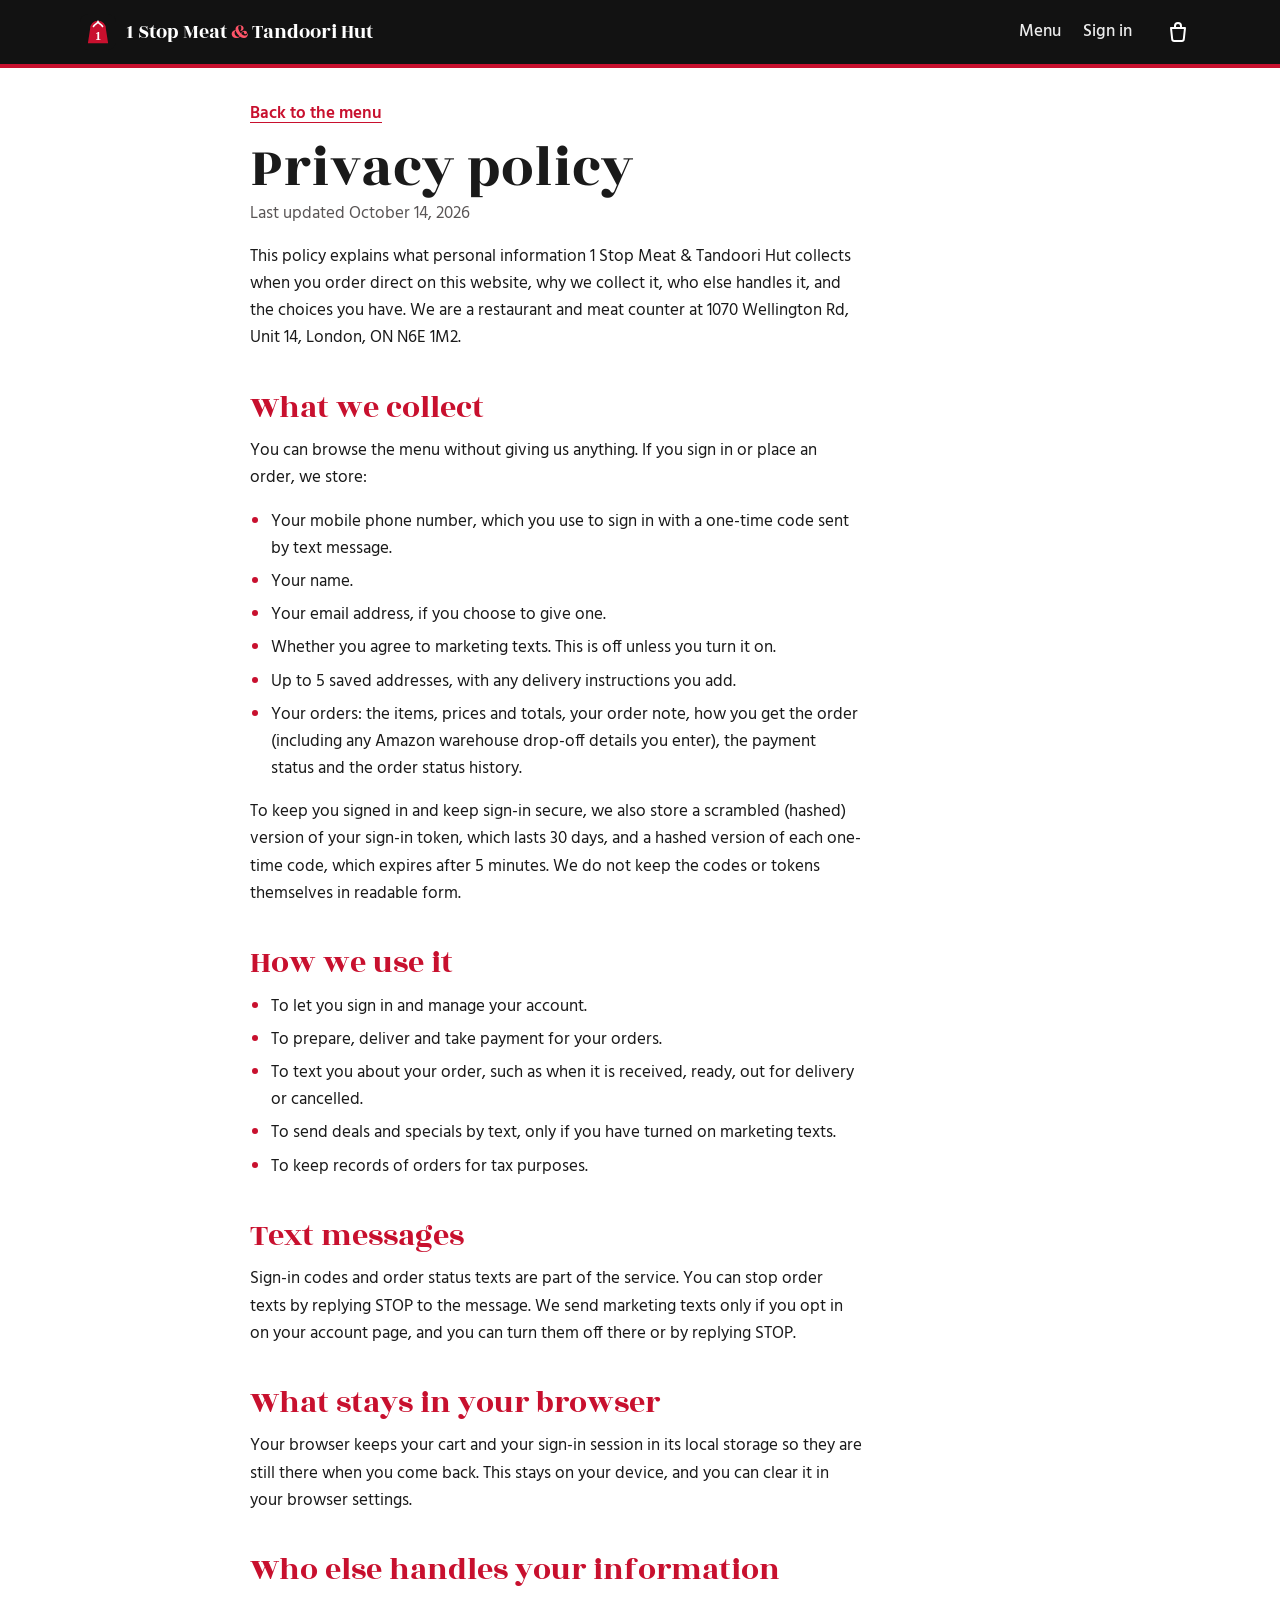
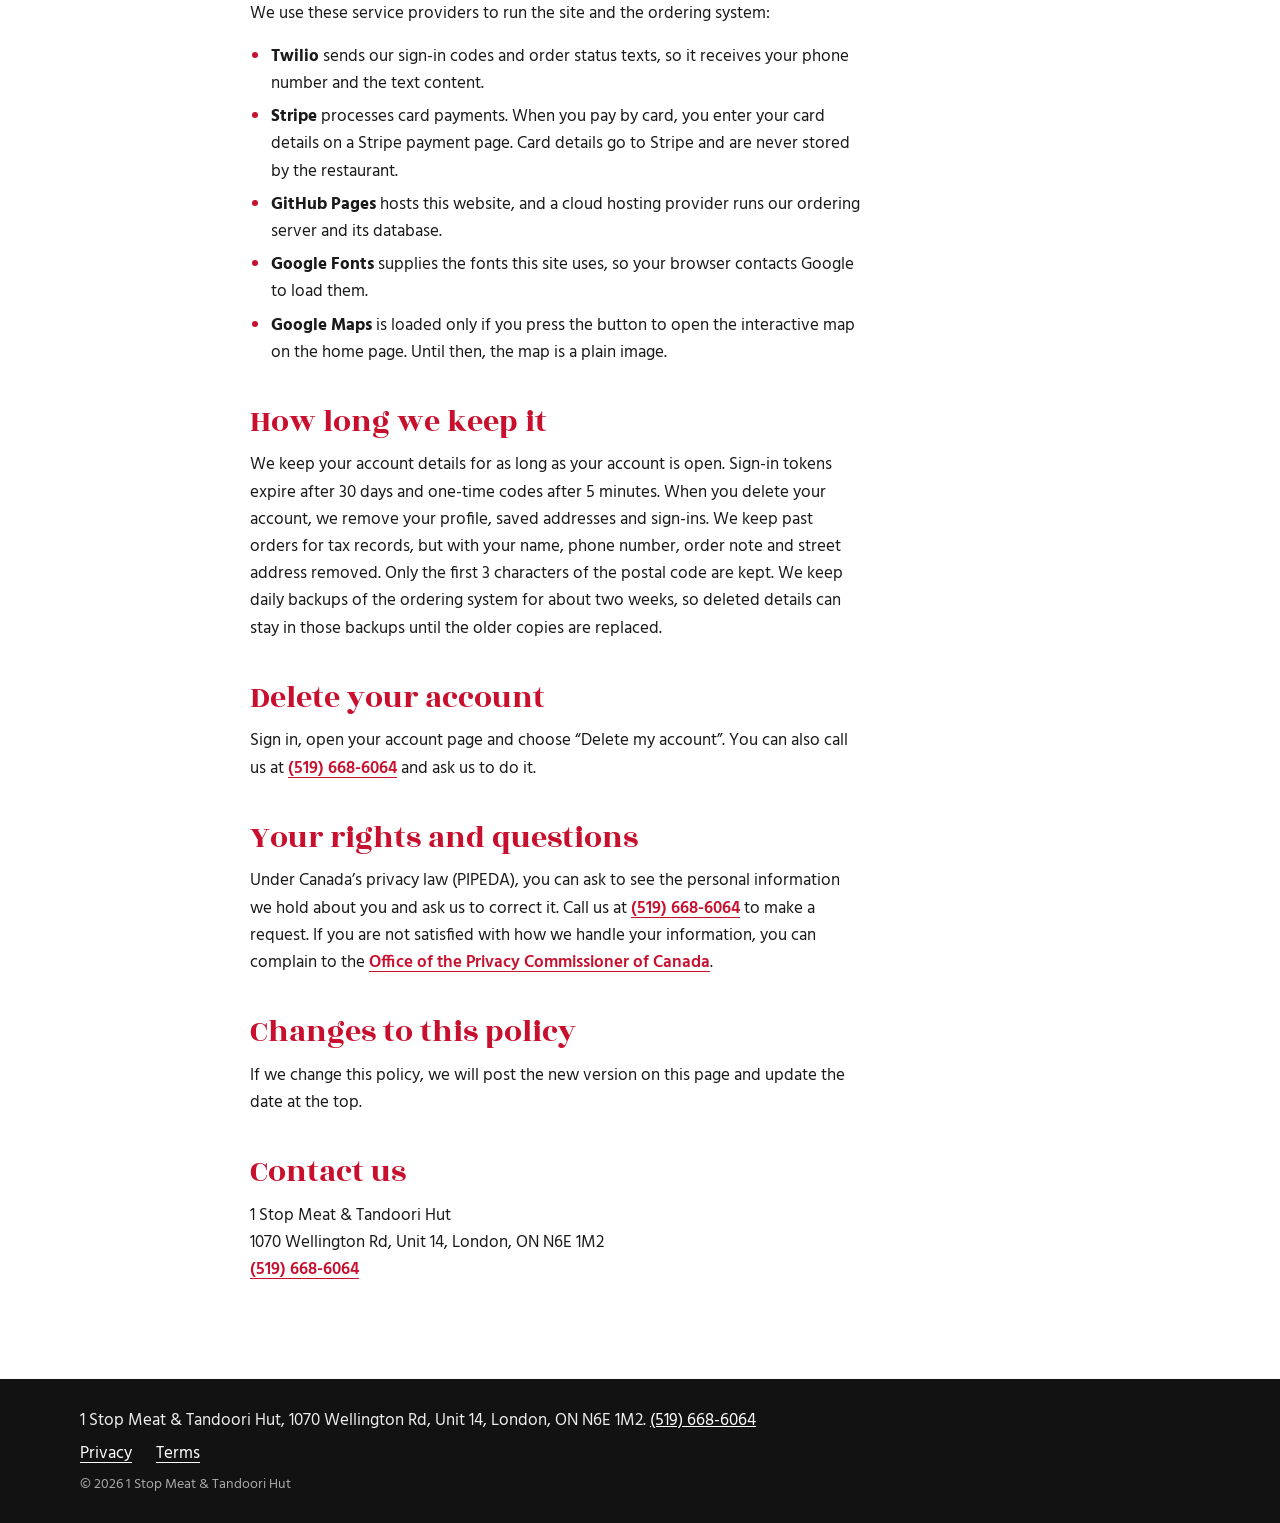
<file: privacy.html>
<!doctype html>
<html lang="en-CA">
<head>
<meta charset="utf-8">
<meta name="viewport" content="width=device-width, initial-scale=1">
<title>Privacy policy | 1 Stop Meat &amp; Tandoori Hut</title>
<meta name="description" content="How 1 Stop Meat &amp; Tandoori Hut collects, uses and protects your personal information when you order direct.">
<meta name="theme-color" content="#121212">
<link rel="icon" href="favicon.svg" type="image/svg+xml">
<link rel="preconnect" href="https://fonts.googleapis.com">
<link rel="preconnect" href="https://fonts.gstatic.com" crossorigin>
<link href="https://fonts.googleapis.com/css2?family=Hind:wght@400;500;600;700&family=Rozha+One&display=swap" rel="stylesheet">
<link rel="stylesheet" href="styles.css?v=637464b1ea">
</head>
<body class="subpage">
<a class="skip" href="#main">Skip to content</a>

<header class="topbar">
  <div class="topbar-inner">
    <a class="brand" href="./">
      <img src="favicon.svg" alt="" width="36" height="36">
      <span>1 Stop Meat <span class="amp">&amp;</span> Tandoori Hut</span>
    </a>
    <nav class="subnav" aria-label="Main">
      <a href="./#menu">Menu</a>
      <a href="account.html" data-account-link>Sign in</a>
    </nav>
    <a class="topbar-cart" href="checkout.html" data-cart-link><span class="visually-hidden">Your order, </span><span data-cart-count>0</span><span class="visually-hidden"> items</span></a>
  </div>
</header>

<main id="main" class="page page-narrow">
  <article class="prose">
    <div class="page-head">
      <a class="back-link" href="./#menu">Back to the menu</a>
      <h1>Privacy policy</h1>
      <p class="page-lede">Last updated October 14, 2026</p>
    </div>

    <p>This policy explains what personal information 1 Stop Meat &amp; Tandoori Hut collects when you order direct on this website, why we collect it, who else handles it, and the choices you have. We are a restaurant and meat counter at 1070 Wellington Rd, Unit 14, London, ON N6E 1M2.</p>

    <h2>What we collect</h2>
    <p>You can browse the menu without giving us anything. If you sign in or place an order, we store:</p>
    <ul>
      <li>Your mobile phone number, which you use to sign in with a one-time code sent by text message.</li>
      <li>Your name.</li>
      <li>Your email address, if you choose to give one.</li>
      <li>Whether you agree to marketing texts. This is off unless you turn it on.</li>
      <li>Up to 5 saved addresses, with any delivery instructions you add.</li>
      <li>Your orders: the items, prices and totals, your order note, how you get the order (including any Amazon warehouse drop-off details you enter), the payment status and the order status history.</li>
    </ul>
    <p>To keep you signed in and keep sign-in secure, we also store a scrambled (hashed) version of your sign-in token, which lasts 30 days, and a hashed version of each one-time code, which expires after 5 minutes. We do not keep the codes or tokens themselves in readable form.</p>

    <h2>How we use it</h2>
    <ul>
      <li>To let you sign in and manage your account.</li>
      <li>To prepare, deliver and take payment for your orders.</li>
      <li>To text you about your order, such as when it is received, ready, out for delivery or cancelled.</li>
      <li>To send deals and specials by text, only if you have turned on marketing texts.</li>
      <li>To keep records of orders for tax purposes.</li>
    </ul>

    <h2>Text messages</h2>
    <p>Sign-in codes and order status texts are part of the service. You can stop order texts by replying STOP to the message. We send marketing texts only if you opt in on your account page, and you can turn them off there or by replying STOP.</p>

    <h2>What stays in your browser</h2>
    <p>Your browser keeps your cart and your sign-in session in its local storage so they are still there when you come back. This stays on your device, and you can clear it in your browser settings.</p>

    <h2>Who else handles your information</h2>
    <p>We use these service providers to run the site and the ordering system:</p>
    <ul>
      <li><strong>Twilio</strong> sends our sign-in codes and order status texts, so it receives your phone number and the text content.</li>
      <li><strong>Stripe</strong> processes card payments. When you pay by card, you enter your card details on a Stripe payment page. Card details go to Stripe and are never stored by the restaurant.</li>
      <li><strong>GitHub Pages</strong> hosts this website, and a cloud hosting provider runs our ordering server and its database.</li>
      <li><strong>Google Fonts</strong> supplies the fonts this site uses, so your browser contacts Google to load them.</li>
      <li><strong>Google Maps</strong> is loaded only if you press the button to open the interactive map on the home page. Until then, the map is a plain image.</li>
    </ul>

    <h2>How long we keep it</h2>
    <p>We keep your account details for as long as your account is open. Sign-in tokens expire after 30 days and one-time codes after 5 minutes. When you delete your account, we remove your profile, saved addresses and sign-ins. We keep past orders for tax records, but with your name, phone number, order note and street address removed. Only the first 3 characters of the postal code are kept. We keep daily backups of the ordering system for about two weeks, so deleted details can stay in those backups until the older copies are replaced.</p>

    <h2>Delete your account</h2>
    <p>Sign in, open your account page and choose &ldquo;Delete my account&rdquo;. You can also call us at <a href="tel:+15196686064">(519) 668-6064</a> and ask us to do it.</p>

    <h2>Your rights and questions</h2>
    <p>Under Canada&rsquo;s privacy law (PIPEDA), you can ask to see the personal information we hold about you and ask us to correct it. Call us at <a href="tel:+15196686064">(519) 668-6064</a> to make a request. If you are not satisfied with how we handle your information, you can complain to the <a href="https://www.priv.gc.ca/" target="_blank" rel="noopener">Office of the Privacy Commissioner of Canada</a>.</p>

    <h2>Changes to this policy</h2>
    <p>If we change this policy, we will post the new version on this page and update the date at the top.</p>

    <h2>Contact us</h2>
    <p>1 Stop Meat &amp; Tandoori Hut<br>1070 Wellington Rd, Unit 14, London, ON N6E 1M2<br><a href="tel:+15196686064">(519) 668-6064</a></p>
  </article>
</main>

<footer class="footer footer-slim">
  <div class="footer-inner">
    <p>1 Stop Meat &amp; Tandoori Hut, 1070 Wellington Rd, Unit 14, London, ON N6E 1M2. <a href="tel:+15196686064">(519) 668-6064</a></p>
    <ul class="footer-links">
      <li><a href="privacy.html">Privacy</a></li>
      <li><a href="terms.html">Terms</a></li>
    </ul>
    <p class="copy">&copy; <span data-year>2026</span> 1 Stop Meat &amp; Tandoori Hut</p>
  </div>
</footer>

<script type="module" src="order/chrome.js?v=637464b1ea"></script>
</body>
</html>
</file>
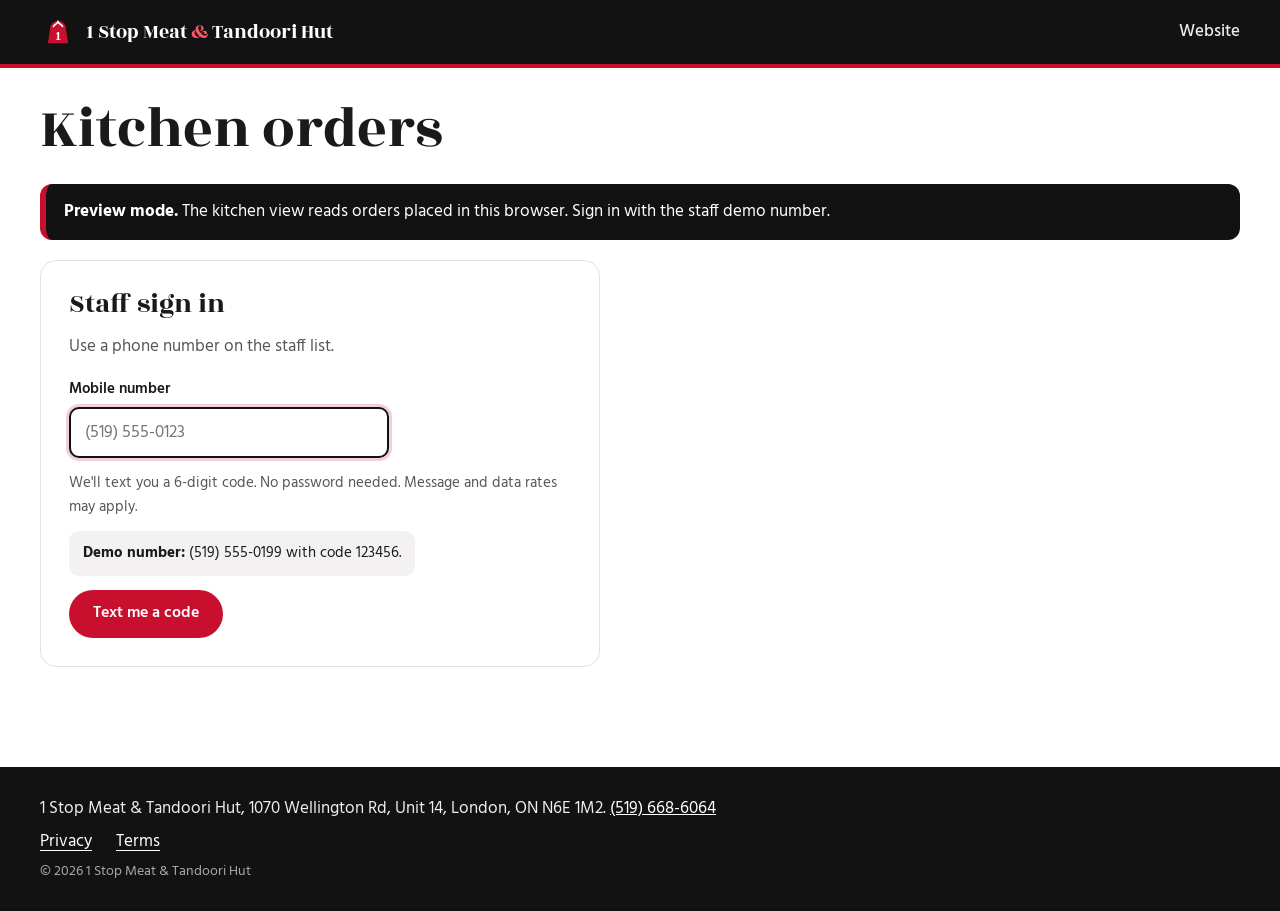
<file: staff.html>
<!doctype html>
<html lang="en-CA" data-session="staff">
<head>
<meta charset="utf-8">
<meta name="viewport" content="width=device-width, initial-scale=1">
<title>Kitchen orders | 1 Stop Meat &amp; Tandoori Hut</title>
<meta name="robots" content="noindex">
<meta name="theme-color" content="#121212">
<link rel="icon" href="favicon.svg" type="image/svg+xml">
<link rel="preconnect" href="https://fonts.googleapis.com">
<link rel="preconnect" href="https://fonts.gstatic.com" crossorigin>
<link href="https://fonts.googleapis.com/css2?family=Hind:wght@400;500;600;700&family=Rozha+One&display=swap" rel="stylesheet">
<link rel="stylesheet" href="styles.css?v=637464b1ea">
</head>
<body class="subpage">
<a class="skip" href="#main">Skip to content</a>

<header class="topbar">
  <div class="topbar-inner">
    <a class="brand" href="./">
      <img src="favicon.svg" alt="" width="36" height="36">
      <span>1 Stop Meat <span class="amp">&amp;</span> Tandoori Hut</span>
    </a>
    <nav class="subnav" aria-label="Main">
      <a href="./">Website</a>
    </nav>
  </div>
</header>

<main id="main" class="page page-wide">
  <div class="page-head page-head-row">
    <h1>Kitchen orders</h1>
    <div class="staff-tools" data-staff-tools hidden>
      <div class="diet" role="radiogroup" aria-label="Which orders" data-scope>
        <button type="button" role="radio" aria-checked="true" data-scope-value="active">Active</button>
        <button type="button" role="radio" aria-checked="false" data-scope-value="today">Today</button>
        <button type="button" role="radio" aria-checked="false" data-scope-value="all">All</button>
      </div>
      <button class="link-button" type="button" data-staff-signout>Sign out</button>
    </div>
  </div>
  <div data-demo></div>
  <div data-staff-view>
    <p class="menu-loading">Loading orders</p>
  </div>
</main>

<footer class="footer footer-slim">
  <div class="footer-inner">
    <p>1 Stop Meat &amp; Tandoori Hut, 1070 Wellington Rd, Unit 14, London, ON N6E 1M2. <a href="tel:+15196686064">(519) 668-6064</a></p>
    <ul class="footer-links">
      <li><a href="privacy.html">Privacy</a></li>
      <li><a href="terms.html">Terms</a></li>
    </ul>
    <p class="copy">&copy; <span data-year>2026</span> 1 Stop Meat &amp; Tandoori Hut</p>
  </div>
</footer>

<script type="module" src="order/staff.js?v=637464b1ea"></script>
</body>
</html>
</file>
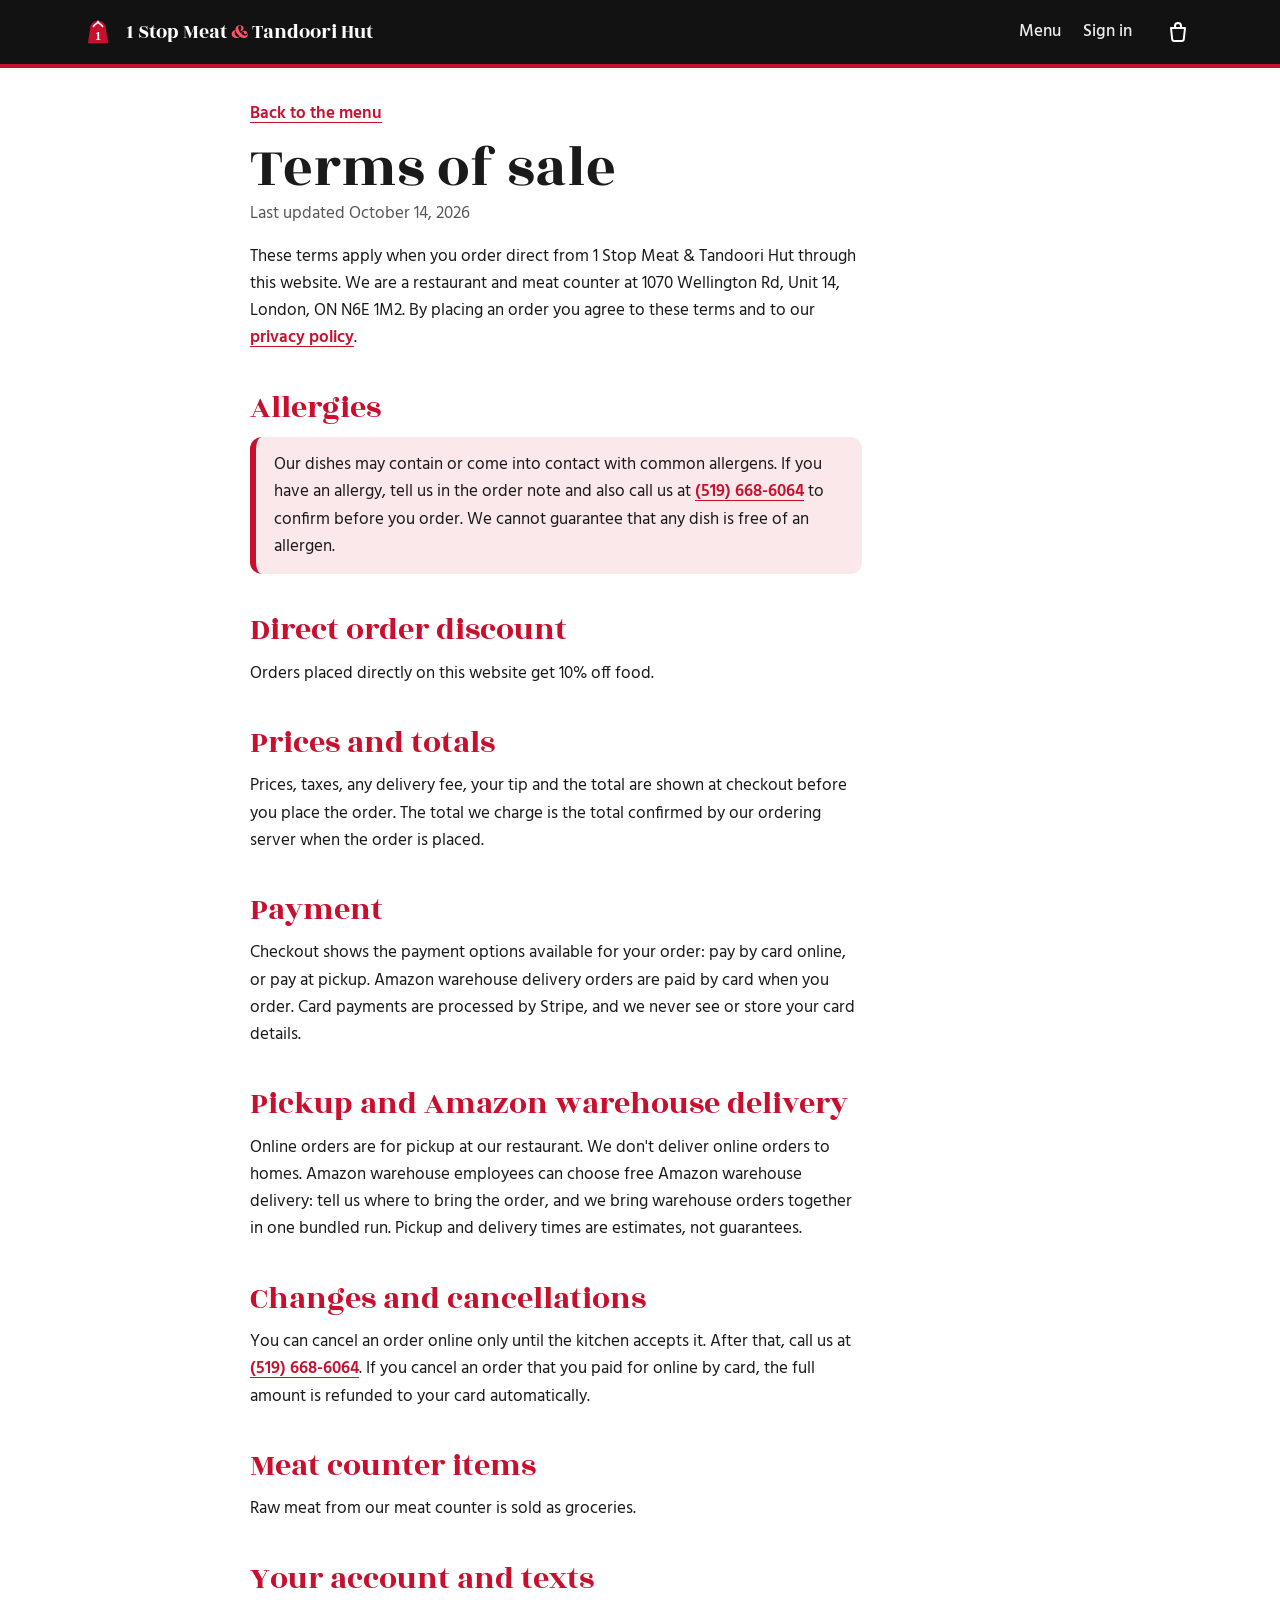
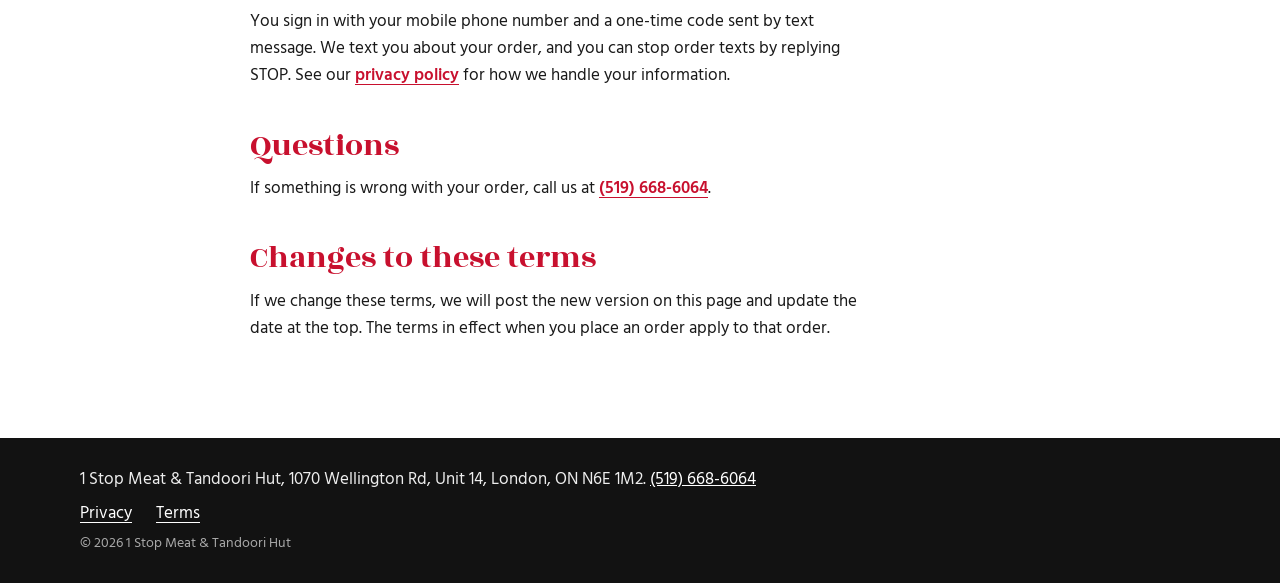
<file: terms.html>
<!doctype html>
<html lang="en-CA">
<head>
<meta charset="utf-8">
<meta name="viewport" content="width=device-width, initial-scale=1">
<title>Terms of sale | 1 Stop Meat &amp; Tandoori Hut</title>
<meta name="description" content="Terms for ordering direct from 1 Stop Meat &amp; Tandoori Hut in London, Ontario.">
<meta name="theme-color" content="#121212">
<link rel="icon" href="favicon.svg" type="image/svg+xml">
<link rel="preconnect" href="https://fonts.googleapis.com">
<link rel="preconnect" href="https://fonts.gstatic.com" crossorigin>
<link href="https://fonts.googleapis.com/css2?family=Hind:wght@400;500;600;700&family=Rozha+One&display=swap" rel="stylesheet">
<link rel="stylesheet" href="styles.css?v=637464b1ea">
</head>
<body class="subpage">
<a class="skip" href="#main">Skip to content</a>

<header class="topbar">
  <div class="topbar-inner">
    <a class="brand" href="./">
      <img src="favicon.svg" alt="" width="36" height="36">
      <span>1 Stop Meat <span class="amp">&amp;</span> Tandoori Hut</span>
    </a>
    <nav class="subnav" aria-label="Main">
      <a href="./#menu">Menu</a>
      <a href="account.html" data-account-link>Sign in</a>
    </nav>
    <a class="topbar-cart" href="checkout.html" data-cart-link><span class="visually-hidden">Your order, </span><span data-cart-count>0</span><span class="visually-hidden"> items</span></a>
  </div>
</header>

<main id="main" class="page page-narrow">
  <article class="prose">
    <div class="page-head">
      <a class="back-link" href="./#menu">Back to the menu</a>
      <h1>Terms of sale</h1>
      <p class="page-lede">Last updated October 14, 2026</p>
    </div>

    <p>These terms apply when you order direct from 1 Stop Meat &amp; Tandoori Hut through this website. We are a restaurant and meat counter at 1070 Wellington Rd, Unit 14, London, ON N6E 1M2. By placing an order you agree to these terms and to our <a href="privacy.html">privacy policy</a>.</p>

    <h2>Allergies</h2>
    <p class="notice notice-warn">Our dishes may contain or come into contact with common allergens. If you have an allergy, tell us in the order note and also call us at <a href="tel:+15196686064">(519) 668-6064</a> to confirm before you order. We cannot guarantee that any dish is free of an allergen.</p>

    <h2>Direct order discount</h2>
    <p>Orders placed directly on this website get 10% off food.</p>

    <h2>Prices and totals</h2>
    <p>Prices, taxes, any delivery fee, your tip and the total are shown at checkout before you place the order. The total we charge is the total confirmed by our ordering server when the order is placed.</p>

    <h2>Payment</h2>
    <p>Checkout shows the payment options available for your order: pay by card online, or pay at pickup. Amazon warehouse delivery orders are paid by card when you order. Card payments are processed by Stripe, and we never see or store your card details.</p>

    <h2>Pickup and Amazon warehouse delivery</h2>
    <p>Online orders are for pickup at our restaurant. We don't deliver online orders to homes. Amazon warehouse employees can choose free Amazon warehouse delivery: tell us where to bring the order, and we bring warehouse orders together in one bundled run. Pickup and delivery times are estimates, not guarantees.</p>

    <h2>Changes and cancellations</h2>
    <p>You can cancel an order online only until the kitchen accepts it. After that, call us at <a href="tel:+15196686064">(519) 668-6064</a>. If you cancel an order that you paid for online by card, the full amount is refunded to your card automatically.</p>

    <h2>Meat counter items</h2>
    <p>Raw meat from our meat counter is sold as groceries.</p>

    <h2>Your account and texts</h2>
    <p>You sign in with your mobile phone number and a one-time code sent by text message. We text you about your order, and you can stop order texts by replying STOP. See our <a href="privacy.html">privacy policy</a> for how we handle your information.</p>

    <h2>Questions</h2>
    <p>If something is wrong with your order, call us at <a href="tel:+15196686064">(519) 668-6064</a>.</p>

    <h2>Changes to these terms</h2>
    <p>If we change these terms, we will post the new version on this page and update the date at the top. The terms in effect when you place an order apply to that order.</p>
  </article>
</main>

<footer class="footer footer-slim">
  <div class="footer-inner">
    <p>1 Stop Meat &amp; Tandoori Hut, 1070 Wellington Rd, Unit 14, London, ON N6E 1M2. <a href="tel:+15196686064">(519) 668-6064</a></p>
    <ul class="footer-links">
      <li><a href="privacy.html">Privacy</a></li>
      <li><a href="terms.html">Terms</a></li>
    </ul>
    <p class="copy">&copy; <span data-year>2026</span> 1 Stop Meat &amp; Tandoori Hut</p>
  </div>
</footer>

<script type="module" src="order/chrome.js?v=637464b1ea"></script>
</body>
</html>
</file>
<file: styles.css>
:root {
  --red: #C8102E;
  --red-deep: #9B0C23;
  --red-soft: #FBE8EB;
  --red-bright: #FF5468;
  --black: #121212;
  --ink: #1A1A1A;
  --ink-soft: #5A5656;
  --paper: #FFFFFF;
  --gray-soft: #F3F1F1;
  --line: #E5E1E1;
  --green: #15803D;
  --green-soft: #E7F4EC;
  --display: "Rozha One", Georgia, serif;
  --body: "Hind", system-ui, -apple-system, "Segoe UI", sans-serif;
  --wrap: 1200px;
  --gutter: clamp(16px, 4vw, 40px);
  --topbar-h: 64px;
  --focus-glow: 0 0 0 3px rgba(200, 16, 46, .2);
}

*, *::before, *::after { box-sizing: border-box; }
html { scroll-behavior: smooth; scroll-padding-top: calc(var(--topbar-h) + 12px); -webkit-text-size-adjust: 100%; }
body {
  margin: 0;
  background: var(--paper);
  color: var(--ink);
  font-family: var(--body);
  font-size: 1.0625rem;
  line-height: 1.6;
  overflow-x: hidden;
}
[hidden] { display: none !important; }
img { display: block; max-width: 100%; height: auto; }
a { color: inherit; }
h1, h2, h3 { font-family: var(--display); font-weight: 400; line-height: 1.05; margin: 0; }
h2 { font-size: clamp(2.2rem, 5vw, 3.6rem); }
h3 { font-size: 1.75rem; }
p { margin: 0; }
button { font: inherit; color: inherit; }

:focus-visible { outline: 3px solid var(--red); outline-offset: 3px; border-radius: 4px; }

.skip {
  position: absolute; left: 12px; top: -60px; z-index: 100;
  background: var(--ink); color: #fff; padding: 10px 16px; border-radius: 6px; text-decoration: none;
}
.skip:focus { top: 12px; }
.visually-hidden { position: absolute; width: 1px; height: 1px; overflow: hidden; clip: rect(0 0 0 0); white-space: nowrap; }

.btn {
  display: inline-flex; align-items: center; justify-content: center; gap: 8px;
  min-height: 48px; padding: 0 22px; border-radius: 999px; border: 2px solid transparent;
  font-weight: 600; font-size: 1rem; text-decoration: none; cursor: pointer;
  transition: background-color .15s, color .15s, border-color .15s;
}
.btn-red { background: var(--red); color: #fff; }
.btn-red:hover { background: var(--red-deep); }
.btn-light { background: #fff; color: var(--red); }
.btn-light:hover { background: var(--black); color: #fff; }
.btn-ghost { border-color: #fff; color: #fff; background: transparent; }
.btn-ghost:hover { background: #fff; color: var(--red); }
.btn-ghost-dark { border-color: var(--black); color: var(--black); background: transparent; }
.btn-ghost-dark:hover { background: var(--black); color: #fff; }

.text-link { font-weight: 600; color: var(--red); text-decoration-thickness: 2px; text-underline-offset: 4px; }
.text-link:hover { color: var(--black); }

.topbar {
  position: sticky; top: 0; z-index: 40;
  background: var(--black); color: #fff;
  border-bottom: 4px solid var(--red);
}
.topbar-inner {
  max-width: var(--wrap); margin: 0 auto; padding: 0 var(--gutter);
  height: var(--topbar-h); display: flex; align-items: center; gap: 24px;
}
.brand { display: flex; align-items: center; gap: 10px; text-decoration: none; font-family: var(--display); font-size: 1.25rem; line-height: 1; white-space: nowrap; }
.brand img { border-radius: 8px; }
.brand .amp { color: var(--red-bright); }
.nav, .subnav { display: flex; gap: 22px; margin-left: auto; }
.nav-toggle { display: none; order: 3; width: 44px; height: 44px; margin-left: 8px; border: 0; border-radius: 10px; background: transparent; color: #fff; cursor: pointer; place-items: center; }
.nav-toggle:hover { background: rgba(255, 255, 255, .12); }
.nav-toggle-bars, .nav-toggle-bars::before, .nav-toggle-bars::after { display: block; width: 22px; height: 2px; background: currentColor; border-radius: 2px; position: relative; transition: transform .2s, background-color .2s; }
.nav-toggle-bars::before, .nav-toggle-bars::after { content: ""; position: absolute; left: 0; }
.nav-toggle-bars::before { top: -7px; }
.nav-toggle-bars::after { top: 7px; }
.nav-toggle[aria-expanded="true"] .nav-toggle-bars { background: transparent; }
.nav-toggle[aria-expanded="true"] .nav-toggle-bars::before { transform: translateY(7px) rotate(45deg); }
.nav-toggle[aria-expanded="true"] .nav-toggle-bars::after { transform: translateY(-7px) rotate(-45deg); }
.nav a, .subnav a { text-decoration: none; font-weight: 500; opacity: .92; white-space: nowrap; }
.nav a:hover, .subnav a:hover { opacity: 1; text-decoration: underline; text-underline-offset: 6px; text-decoration-color: var(--red-bright); text-decoration-thickness: 2px; }

.hero {
  display: grid; grid-template-columns: minmax(0, 1fr) minmax(0, 1.05fr);
  background: var(--red);
  min-height: min(760px, calc(100svh - var(--topbar-h)));
}
.hero-sign {
  position: relative;
  padding: clamp(40px, 6vw, 80px) var(--gutter) clamp(40px, 6vw, 72px) max(var(--gutter), calc((100vw - var(--wrap)) / 2 + var(--gutter)));
  display: flex; flex-direction: column; justify-content: center; gap: 22px;
}
.hero-sign::after {
  content: ""; position: absolute; left: 0; right: 0; bottom: 0; height: 14px;
  background:
    radial-gradient(circle at 7px 0, var(--black) 6px, transparent 6.5px) 0 0 / 14px 14px repeat-x;
}
.hero h1 { font-size: clamp(3.2rem, 8.4vw, 6.6rem); color: #fff; letter-spacing: -.01em; }
.h1-line { display: block; }
.h1-small { font-size: .5em; color: var(--black); margin-bottom: .1em; }
.lede { font-size: clamp(1.1rem, 1.6vw, 1.25rem); max-width: 34em; color: #fff; }
.hero-actions { display: flex; flex-wrap: wrap; gap: 12px; }
.hero-meta { display: flex; flex-wrap: wrap; gap: 8px 20px; font-weight: 500; color: #fff; }
.hero-meta a { text-underline-offset: 4px; }
.rating { font-weight: 600; }
.status {
  align-self: flex-start; display: inline-flex; align-items: center; gap: 8px;
  background: var(--paper); color: var(--ink); padding: 6px 14px 4px; border-radius: 999px; font-weight: 600; font-size: .95rem;
}
.status::before { content: ""; width: 10px; height: 10px; border-radius: 50%; background: var(--ink-soft); margin-top: -2px; }
.status.is-open::before { background: var(--green); box-shadow: 0 0 0 3px var(--green-soft); }
.status.is-closed::before { background: var(--red); }
.hero-photo { margin: 0; position: relative; min-height: 320px; }
.hero-photo img { position: absolute; inset: 0; width: 100%; height: 100%; object-fit: cover; }

.two-counters, .favourites, .menu, .reviews { max-width: var(--wrap); margin: 0 auto; padding: clamp(64px, 9vw, 112px) var(--gutter) 0; }
.two-counters h2 { max-width: 12em; }
.counters { display: grid; grid-template-columns: 1fr 1fr; gap: clamp(24px, 4vw, 56px); margin-top: 40px; }
.counter { display: grid; grid-template-columns: minmax(0, .8fr) minmax(0, 1fr); gap: 24px; align-items: center; }
.counter img { width: 100%; aspect-ratio: 4 / 5; object-fit: cover; border-radius: 160px 160px 12px 12px; }
.counter h3 { color: var(--red); margin-bottom: 10px; }
.counter p { color: var(--ink-soft); margin-bottom: 14px; }

.section-head { display: flex; flex-wrap: wrap; align-items: end; justify-content: space-between; gap: 8px 24px; margin-bottom: 32px; }
.section-head p { color: var(--ink-soft); }
.fav-grid { display: grid; grid-template-columns: repeat(4, minmax(0, 1fr)); gap: 16px; }
.fav { margin: 0; position: relative; overflow: hidden; border-radius: 12px; background: var(--ink); }
.fav img { width: 100%; height: 100%; aspect-ratio: 4 / 3; object-fit: cover; }
.fav-wide { grid-column: span 2; grid-row: span 2; }
.fav-wide img { aspect-ratio: auto; }
.fav figcaption {
  position: absolute; left: 0; right: 0; bottom: 0;
  display: flex; justify-content: space-between; align-items: baseline; gap: 12px;
  padding: 36px 14px 12px; color: #fff; font-weight: 600;
  background: linear-gradient(to top, rgba(0, 0, 0, .85), transparent);
}
.fav figcaption b { font-family: var(--display); font-weight: 400; font-size: 1.35rem; color: #fff; }
.fav-wide figcaption { font-size: 1.2rem; padding: 48px 20px 18px; }
.fav-wide figcaption b { font-size: 2rem; }

.menu { padding-bottom: 24px; }
.menu .section-head { margin-bottom: 20px; }
.menu-count { color: var(--ink-soft); }
.menu-head {
  position: sticky; top: var(--topbar-h); z-index: 20;
  background: var(--paper);
  margin: 0 calc(var(--gutter) * -1); padding: 12px var(--gutter) 0;
  border-bottom: 1px solid var(--line);
}
.menu-tools { display: flex; flex-wrap: wrap; gap: 12px; align-items: center; }
.search { display: block; width: min(360px, 100%); }
.search input {
  width: 100%; min-height: 46px; padding: 0 16px; border: 2px solid var(--line); border-radius: 999px;
  background: #fff; font: inherit; color: var(--ink); -webkit-appearance: none; appearance: none;
}
.search input:focus { border-color: var(--black); outline: none; box-shadow: var(--focus-glow); }
.diet { display: inline-flex; border: 2px solid var(--line); border-radius: 999px; padding: 3px; background: #fff; }
.diet button {
  display: inline-flex; align-items: center; gap: 6px; min-height: 36px; padding: 0 14px;
  border: 0; border-radius: 999px; background: transparent; cursor: pointer; font-weight: 500; white-space: nowrap;
}
.diet button[aria-checked="true"] { background: var(--black); color: #fff; }
.mark { display: inline-grid; place-items: center; width: 14px; height: 14px; border: 1.5px solid currentColor; border-radius: 2px; flex: none; background: #fff; }
.mark::after { content: ""; }
.mark-veg { color: var(--green); }
.mark-veg::after { width: 6px; height: 6px; border-radius: 50%; background: var(--green); }
.mark-nonveg { color: var(--red); }
.mark-nonveg::after { width: 0; height: 0; border-left: 4px solid transparent; border-right: 4px solid transparent; border-bottom: 7px solid var(--red); }
.chips { display: flex; gap: 8px; overflow-x: auto; padding: 12px 0; scrollbar-width: none; -webkit-overflow-scrolling: touch; }
.chips::-webkit-scrollbar { display: none; }
.chips button {
  flex: none; min-height: 38px; padding: 0 16px; border: 0; border-radius: 999px; background: var(--gray-soft); color: var(--ink);
  font-weight: 500; font-size: .95rem; white-space: nowrap; cursor: pointer;
}
.chips button:hover { background: var(--red-soft); }
.chips button[aria-selected="true"] { background: var(--red); color: #fff; }
.is-searching .chips button { background: transparent; box-shadow: inset 0 0 0 1.5px var(--line); }

.menu-body { padding-top: 24px; }
.is-searching .menu-section + .menu-section { margin-top: 40px; }
.menu-banner { position: relative; border-radius: 16px; overflow: hidden; background: var(--black); aspect-ratio: 1200 / 300; }
.menu-banner img { width: 100%; height: 100%; object-fit: cover; }
.menu-banner::after { content: ""; position: absolute; inset: 0; background: linear-gradient(to right, rgba(0, 0, 0, .78), rgba(0, 0, 0, .1) 70%); }
.menu-banner h3 {
  position: absolute; left: clamp(20px, 4vw, 40px); bottom: clamp(16px, 3vw, 32px); right: 20px; z-index: 1;
  color: #fff; font-size: clamp(1.8rem, 4vw, 3rem); max-width: 14em;
}
.is-searching .menu-banner { aspect-ratio: auto; height: 96px; }
.is-searching .menu-banner h3 { font-size: 1.6rem; bottom: 16px; }
.menu-items { display: grid; grid-template-columns: repeat(2, minmax(0, 1fr)); column-gap: 56px; margin-top: 8px; }
.menu-item { display: grid; grid-template-columns: auto 1fr auto auto; gap: 2px 10px; padding: 14px 0; border-bottom: 1px dashed var(--line); align-content: start; }
.menu-item .mark { margin-top: 6px; }
.menu-item-name { font-weight: 600; }
.menu-item-price { font-weight: 600; font-variant-numeric: tabular-nums; color: var(--red); }
.menu-item-desc { grid-column: 2 / 4; color: var(--ink-soft); font-size: .95rem; line-height: 1.45; }
.menu-empty { padding: 32px 0; }
.menu-empty button { margin-top: 12px; }
.menu-loading { padding: 32px 0; color: var(--ink-soft); }
.menu-note { margin-top: 32px; color: var(--ink-soft); font-size: .95rem; max-width: 60em; }

.butcher {
  margin-top: clamp(64px, 9vw, 112px);
  background: var(--black); color: #fff;
  display: grid; grid-template-columns: minmax(0, 1.1fr) minmax(0, 1fr);
}
.butcher-copy { padding: clamp(48px, 7vw, 96px) var(--gutter) clamp(48px, 7vw, 96px) max(var(--gutter), calc((100vw - var(--wrap)) / 2 + var(--gutter))); }
.butcher h2 { color: var(--red-bright); margin-bottom: 16px; }
.butcher-copy > p { max-width: 36em; opacity: .92; }
.butcher-list { list-style: none; margin: 28px 0; padding: 0; display: grid; grid-template-columns: repeat(2, minmax(0, 1fr)); gap: 0 32px; }
.butcher-list li { display: flex; justify-content: space-between; gap: 12px; padding: 10px 0; border-bottom: 1px solid rgba(255, 255, 255, .18); }
.butcher-list b { color: var(--red-bright); font-weight: 600; font-variant-numeric: tabular-nums; white-space: nowrap; }
.butcher-tip { background: rgba(255, 255, 255, .06); border-left: 4px solid var(--red); padding: 14px 18px; border-radius: 4px; max-width: 40em; }
.butcher-photo { margin: 0; position: relative; min-height: 320px; }
.butcher-photo img { position: absolute; inset: 0; width: 100%; height: 100%; object-fit: cover; }

.catering { position: relative; min-height: 560px; display: grid; place-items: center; padding: 80px var(--gutter); overflow: hidden; }
.catering-bg { position: absolute; inset: 0; width: 100%; height: 100%; object-fit: cover; }
.catering-card {
  position: relative; max-width: 560px; background: var(--paper); border-radius: 16px; padding: clamp(28px, 5vw, 48px);
  border: 4px solid var(--red); box-shadow: 0 24px 60px rgba(0, 0, 0, .35);
}
.catering-card h2 { color: var(--red); margin-bottom: 14px; }
.catering-card p { color: var(--ink-soft); }
.catering-card ul { margin: 20px 0 28px; padding-left: 20px; }
.catering-card li { margin: 6px 0; }
.catering-card li::marker { color: var(--red); }

.reviews h2 { margin-bottom: 32px; }
.quotes { display: grid; grid-template-columns: repeat(4, minmax(0, 1fr)); gap: 24px; }
.quotes blockquote { margin: 0; padding: 24px 0 0; border-top: 4px solid var(--red); }
.quotes p { font-family: var(--display); font-size: 1.35rem; line-height: 1.3; }
.quotes cite { display: block; margin-top: 12px; color: var(--ink-soft); font-style: normal; font-size: .95rem; }

.visit {
  max-width: var(--wrap); margin: 0 auto; padding: clamp(64px, 9vw, 112px) var(--gutter);
  display: grid; grid-template-columns: minmax(0, 1fr) minmax(0, 1.2fr); gap: clamp(32px, 5vw, 64px); align-items: start;
}
.visit h2 { margin-bottom: 24px; }
.hours { border-collapse: collapse; width: 100%; max-width: 420px; margin-bottom: 24px; }
.hours th, .hours td { text-align: left; padding: 8px 12px; border-bottom: 1px solid var(--line); font-weight: 400; }
.hours td { text-align: right; font-variant-numeric: tabular-nums; }
.hours tr.is-today { background: var(--red-soft); }
.hours tr.is-today th, .hours tr.is-today td { font-weight: 600; }
.visit address { font-style: normal; font-size: 1.15rem; margin-bottom: 20px; }
.visit address a { font-weight: 600; color: var(--red); }
.visit-actions { display: flex; flex-wrap: wrap; gap: 12px; margin-bottom: 16px; }
.visit-note { color: var(--ink-soft); font-size: .95rem; }
.map { position: relative; margin: 0; border-radius: 16px; overflow: hidden; border: 4px solid var(--black); aspect-ratio: 4 / 3; background: var(--gray-soft); }
.map img { width: 100%; height: 100%; object-fit: cover; }
.map iframe { width: 100%; height: 100%; border: 0; display: block; }
.map-load { position: absolute; left: 50%; bottom: 40px; transform: translateX(-50%); box-shadow: 0 8px 24px rgba(0, 0, 0, .3); white-space: nowrap; }
.map figcaption { position: absolute; right: 0; bottom: 0; background: rgba(255, 255, 255, .9); font-size: .75rem; padding: 2px 8px; border-top-left-radius: 6px; }

.footer { background: var(--black); color: #EDEDED; }
.footer-inner { max-width: var(--wrap); margin: 0 auto; padding: 56px var(--gutter) 40px; display: grid; grid-template-columns: 1fr auto; gap: 24px 48px; }
.footer-name { font-family: var(--display); font-size: 1.6rem; color: var(--red-bright); margin-bottom: 6px; }
.footer-links { list-style: none; margin: 0; padding: 0; display: flex; flex-wrap: wrap; gap: 10px 24px; align-self: center; }
.footer a { color: #fff; }
.footer-links a { text-underline-offset: 4px; }
.credits, .copy { grid-column: 1 / -1; font-size: .85rem; color: #A9A9A9; max-width: 80em; }

.actionbar { display: none; }

.order {
  border: 0; border-radius: 16px; padding: 0; width: min(420px, calc(100vw - 32px));
  background: var(--paper); color: var(--ink); box-shadow: 0 30px 80px rgba(0, 0, 0, .45);
}
.order::backdrop { background: rgba(0, 0, 0, .6); }
.order form { padding: 28px; position: relative; }
.order h2 { font-size: 1.75rem; margin-bottom: 8px; padding-right: 64px; }
.order p { color: var(--ink-soft); margin-bottom: 20px; }
.order-links { display: grid; gap: 10px; }
.order-links a {
  display: flex; align-items: center; min-height: 52px; padding: 0 18px; border-radius: 12px;
  border: 2px solid var(--line); text-decoration: none; font-weight: 600; background: #fff;
}
.order-links a:hover { border-color: var(--red); }
.order-close, .sheet-close {
  min-height: 44px; padding: 0 10px; border: 0; background: transparent; cursor: pointer;
  font-weight: 600; text-decoration: underline; text-underline-offset: 4px;
}
.order-close { position: absolute; top: 14px; right: 14px; }

.hero-offer {
  align-self: flex-start; background: var(--black); color: #fff; font-weight: 600;
  padding: 8px 16px 6px; border-radius: 10px; font-size: 1.02rem;
}

.topbar-cart {
  position: relative; flex: none; width: 44px; height: 44px; border: 0; border-radius: 10px; cursor: pointer;
  background: transparent center / 24px no-repeat url("data:image/svg+xml,%3Csvg xmlns='http://www.w3.org/2000/svg' viewBox='0 0 24 24' fill='none' stroke='%23fff' stroke-width='2' stroke-linecap='round' stroke-linejoin='round'%3E%3Cpath d='M5 8h14l-1.2 11.2a2 2 0 0 1-2 1.8H8.2a2 2 0 0 1-2-1.8z'/%3E%3Cpath d='M9 8V6a3 3 0 0 1 6 0v2'/%3E%3C/svg%3E");
}
.topbar-cart:hover { background-color: rgba(255, 255, 255, .12); }
.topbar-cart [data-cart-count] {
  position: absolute; top: 2px; right: 0; min-width: 20px; height: 20px; padding: 0 5px; border-radius: 999px;
  background: var(--red); color: #fff; font-size: .75rem; font-weight: 700; line-height: 21px; text-align: center;
}
.topbar-cart:not(.has-items) [data-cart-count] { display: none; }

.menu-item .qty { grid-column: 4; grid-row: 1 / span 2; align-self: start; }
.qty { display: inline-flex; align-items: center; justify-content: flex-end; min-width: 100px; }
.qty-add, .qty-btn {
  min-height: 36px; border: 2px solid var(--red); border-radius: 999px; background: #fff; color: var(--red);
  font-weight: 700; cursor: pointer; line-height: 1;
}
.qty-add { padding: 0 16px; }
.qty-add:hover, .qty-btn:hover { background: var(--red); color: #fff; }
.qty-btn { width: 36px; font-size: 1.2rem; }
.qty-n { min-width: 28px; text-align: center; font-weight: 700; font-variant-numeric: tabular-nums; }
.fav-add { position: absolute; top: 10px; right: 10px; z-index: 1; display: inline-flex; align-items: center; }
.fav-add .qty-add, .fav-add .qty-btn { border-color: #fff; box-shadow: 0 4px 12px rgba(0, 0, 0, .3); }
.fav-add .qty-n { display: grid; place-items: center; min-width: 36px; height: 36px; margin: 0 4px; padding-top: 2px; background: #fff; border-radius: 999px; box-shadow: 0 4px 12px rgba(0, 0, 0, .3); }

.cartbar { position: fixed; left: 0; right: 0; bottom: 0; z-index: 45; padding: 0 var(--gutter) 16px; pointer-events: none; }
.cartbar-button {
  pointer-events: auto; display: flex; align-items: center; gap: 14px; width: min(480px, 100%); margin: 0 auto;
  min-height: 58px; padding: 0 20px; border: 0; border-radius: 16px; cursor: pointer;
  background: var(--red); color: #fff; font-weight: 600; font-size: 1.05rem; box-shadow: 0 16px 40px rgba(0, 0, 0, .35);
}
.cartbar-button:hover { background: var(--red-deep); }
.cartbar-count { background: #fff; color: var(--red); border-radius: 999px; min-width: 30px; padding: 3px 8px 1px; font-weight: 700; }
.cartbar-total { margin-left: auto; font-variant-numeric: tabular-nums; }
body.has-cartbar { padding-bottom: 90px; }

.sheet {
  margin: 0 0 0 auto; height: 100%; max-height: 100%; width: min(460px, 100vw); max-width: 100vw;
  border: 0; padding: 0; background: var(--paper); color: var(--ink); box-shadow: -20px 0 60px rgba(0, 0, 0, .35);
}
.sheet::backdrop { background: rgba(0, 0, 0, .6); }
.sheet-inner { display: flex; flex-direction: column; height: 100%; }
.sheet-head { display: flex; align-items: center; justify-content: space-between; padding: 20px 24px; border-bottom: 4px solid var(--red); background: var(--black); color: #fff; }
.sheet-head h2 { font-size: 1.75rem; }
.sheet-close { color: #fff; }
.sheet-body { flex: 1; overflow-y: auto; padding: 8px 24px; }
.sheet-foot { padding: 16px 24px 24px; border-top: 1px solid var(--line); display: grid; gap: 12px; }
.sheet-foot:empty { display: none; }
.cart-lines { list-style: none; margin: 0; padding: 0; }
.cart-line { display: grid; grid-template-columns: 1fr auto; gap: 8px 12px; padding: 16px 0; border-bottom: 1px dashed var(--line); align-items: center; }
.cart-line-text { display: grid; grid-column: 1 / -1; }
.cart-line-name { font-weight: 600; }
.cart-line-unit { color: var(--ink-soft); font-size: .9rem; }
.cart-line .qty { justify-content: flex-start; }
.cart-line-total { font-weight: 600; font-variant-numeric: tabular-nums; }
.cart-empty { padding: 32px 0; display: grid; gap: 16px; justify-items: start; color: var(--ink-soft); }

.bill { margin: 0; display: grid; gap: 6px; }
.bill-row { display: flex; justify-content: space-between; gap: 16px; }
.bill-row dt { color: var(--ink-soft); }
.bill-row dd { margin: 0; font-variant-numeric: tabular-nums; font-weight: 500; }
.bill-save dt, .bill-save dd { color: var(--green); font-weight: 600; }
.bill-total { border-top: 2px solid var(--black); margin-top: 6px; padding-top: 10px; font-size: 1.2rem; }
.bill-total dt, .bill-total dd { color: var(--ink); font-weight: 700; }
.bill-note { color: var(--ink-soft); font-size: .9rem; margin-top: 8px; }

.order-links .order-direct {
  display: grid; justify-items: start; gap: 0; min-height: 64px; padding: 10px 18px; border: 2px solid var(--red);
  border-radius: 12px; background: var(--red); color: #fff; cursor: pointer; text-align: left;
}
.order-direct span { font-weight: 700; font-size: 1.1rem; }
.order-direct small { font-size: .92rem; opacity: .9; }
.order-links .order-direct:hover { background: var(--red-deep); border-color: var(--red-deep); }

.page { max-width: var(--wrap); margin: 0 auto; padding: 32px var(--gutter) 80px; min-height: 60vh; }
.page-narrow { max-width: 860px; }
body:has(.page-wide) { --wrap: 1440px; }
.page-head { margin-bottom: 24px; }
.page-head h1, .order-head h1 { font-size: clamp(2.4rem, 6vw, 3.6rem); }
.page-head-row { display: flex; flex-wrap: wrap; align-items: end; justify-content: space-between; gap: 16px; }
.page-lede { color: var(--ink-soft); margin-top: 6px; }
.back-link { display: inline-block; margin-bottom: 12px; font-weight: 600; color: var(--red); text-underline-offset: 4px; }

.panel { background: #fff; border: 1px solid var(--line); border-radius: 16px; padding: clamp(20px, 3vw, 28px); margin: 0 0 20px; min-width: 0; }
fieldset.panel { display: block; }
.panel-title { font-family: var(--display); font-weight: 400; font-size: 1.75rem; line-height: 1.1; margin: 0 0 14px; padding: 0; }
legend.panel-title { float: left; width: 100%; }
legend.panel-title + * { clear: both; }
.panel-title:focus { outline: none; }
.panel-intro { color: var(--ink-soft); margin-bottom: 16px; }
.sub-title { font-family: var(--body); font-weight: 700; font-size: 1.05rem; margin: 20px 0 10px; }

.field { display: grid; gap: 6px; margin-bottom: 14px; font-weight: 600; }
.field > span { font-size: .95rem; }
.field input, .field select, .field textarea {
  width: 100%; min-height: 48px; padding: 10px 14px; border: 2px solid var(--line); border-radius: 10px;
  background: #fff; font: inherit; font-weight: 400; color: var(--ink);
}
.field input, .field textarea { -webkit-appearance: none; appearance: none; }
.field textarea { resize: vertical; min-height: 84px; }
.field input:focus, .field select:focus, .field textarea:focus { outline: none; border-color: var(--black); box-shadow: var(--focus-glow); }
.field [aria-invalid="true"] { border-color: var(--red); }
.field-row { display: grid; grid-template-columns: 1.4fr 1fr; gap: 0 12px; }
.field-hint { color: var(--ink-soft); font-size: .92rem; font-weight: 400; margin-bottom: 12px; }
.field-static { display: grid; gap: 2px; margin-bottom: 14px; }
.field-static span { font-size: .95rem; font-weight: 600; }
.optional { color: var(--ink-soft); font-weight: 400; }
.check { display: flex; gap: 10px; align-items: flex-start; margin: 4px 0 14px; cursor: pointer; }
.check input { width: 20px; height: 20px; margin: 2px 0 0; accent-color: var(--red); flex: none; }
.code-input { font-size: 1.6rem !important; letter-spacing: .4em; font-variant-numeric: tabular-nums; max-width: 240px; }
.stack { display: grid; justify-items: stretch; }
.stack > .btn { justify-self: start; }

.choice-grid { display: grid; grid-template-columns: repeat(2, minmax(0, 1fr)); gap: 12px; margin-bottom: 14px; }
.choice {
  position: relative; display: grid; align-content: start; gap: 2px; padding: 16px 16px 16px 48px; border: 2px solid var(--line); border-radius: 12px; cursor: pointer;
}
.choice input { position: absolute; left: 16px; top: 19px; width: 20px; height: 20px; margin: 0; accent-color: var(--red); }
.choice-title { font-weight: 700; }
.choice-text { color: var(--ink-soft); font-size: .92rem; }
.choice:has(input:checked) { border-color: var(--red); background: var(--red-soft); }
.choice:has(input:focus-visible) { outline: 3px solid var(--red); outline-offset: 3px; }
.choice.is-disabled { opacity: .55; cursor: not-allowed; }

.tip-options { display: flex; flex-wrap: wrap; gap: 8px; margin-bottom: 10px; }
.tip { position: relative; }
.tip input { position: absolute; opacity: 0; inset: 0; margin: 0; cursor: pointer; }
.tip span { display: grid; place-items: center; min-height: 44px; min-width: 76px; padding: 0 16px; border: 2px solid var(--line); border-radius: 999px; font-weight: 600; }
.tip input:checked + span { background: var(--black); border-color: var(--black); color: #fff; }
.tip input:focus-visible + span { outline: 3px solid var(--red); outline-offset: 3px; }

.checkout { display: grid; grid-template-columns: minmax(0, 1fr) minmax(300px, 380px); gap: 24px; align-items: start; }
.checkout-summary { position: sticky; top: calc(var(--topbar-h) + 16px); }
.line-list { list-style: none; margin: 0 0 8px; padding: 0; }
.line-list li { display: grid; grid-template-columns: 32px 1fr auto; gap: 8px; padding: 8px 0; border-bottom: 1px dashed var(--line); }
.line-qty { font-weight: 700; color: var(--red); }
.line-price { font-variant-numeric: tabular-nums; }
.edit-cart { display: inline-block; margin: 4px 0 16px; font-size: .95rem; }
.fine-print { color: var(--ink-soft); font-size: .85rem; margin-top: 12px; }
.btn-block { width: 100%; }
.btn-small { min-height: 40px; padding: 0 16px; font-size: .95rem; }
.btn-danger { border-color: var(--red); color: var(--red); background: transparent; }
.btn-danger:hover { background: var(--red); border-color: var(--red); color: #fff; }
.btn:disabled { opacity: .55; cursor: not-allowed; }
.link-button { border: 0; background: none; padding: 4px 0; color: var(--red); font-weight: 600; text-decoration: underline; text-underline-offset: 4px; cursor: pointer; }
.link-button:disabled { color: var(--ink-soft); text-decoration: none; cursor: default; }
.form-error { color: var(--red-deep); background: var(--red-soft); border-left: 4px solid var(--red); border-radius: 10px; padding: 10px 14px; font-weight: 600; margin: 8px 0; }
.field > .field-error { margin: 0; padding: 8px 12px; font-size: .92rem; }
.form-error:empty { display: none; }
.form-error:focus { outline: none; }
.form-ok { color: var(--green); font-weight: 600; margin-top: 8px; }
.signin { display: grid; justify-items: start; }
.signin .field { width: min(320px, 100%); }
.signin-links { display: flex; flex-wrap: wrap; gap: 8px 20px; margin-top: 12px; }
.signed-in { display: flex; flex-wrap: wrap; gap: 4px 16px; align-items: baseline; }

.demo-banner { background: var(--black); color: #fff; border-left: 6px solid var(--red); border-radius: 12px; padding: 14px 18px; margin-bottom: 20px; }
.demo-hint { background: var(--gray-soft); border-radius: 10px; padding: 10px 14px; margin-bottom: 14px; font-size: .95rem; }
.demo-hint a { color: var(--red); font-weight: 600; }
.notice { border-radius: 12px; padding: 14px 18px; margin-bottom: 20px; }
.notice-ok { background: var(--green-soft); border-left: 6px solid var(--green); }
.notice-warn { background: var(--red-soft); border-left: 6px solid var(--red); }
.empty-state { display: grid; gap: 14px; justify-items: start; }

.order-head { display: grid; gap: 8px; justify-items: start; margin-bottom: 24px; }
.order-kicker { color: var(--ink-soft); }
.status-pill { display: inline-block; padding: 4px 12px 2px; border-radius: 999px; font-weight: 600; font-size: .9rem; background: var(--gray-soft); }
.status-received { background: var(--red); color: #fff; }
.status-accepted, .status-preparing { background: var(--black); color: #fff; }
.status-ready, .status-out_for_delivery { background: var(--green); color: #fff; }
.status-completed { background: #fff; color: var(--ink); box-shadow: inset 0 0 0 2px var(--ink); }
.status-cancelled { background: var(--gray-soft); color: var(--ink-soft); text-decoration: line-through; }
.progress { list-style: none; margin: 0 0 28px; padding: 0; display: grid; grid-template-columns: repeat(5, minmax(0, 1fr)); gap: 6px; counter-reset: step; }
.progress li { position: relative; padding-top: 18px; font-size: .92rem; color: var(--ink-soft); }
.progress li::before { content: ""; position: absolute; top: 0; left: 0; right: 0; height: 8px; border-radius: 999px; background: var(--line); }
.progress .is-done::before { background: var(--black); }
.progress .is-current::before { background: var(--red); }
.progress-ready .is-current::before, .progress-out_for_delivery .is-current::before, .progress-completed .is-done::before, .progress-completed .is-current::before { background: var(--green); }
.progress .is-current { color: var(--ink); font-weight: 700; }
.order-cancelled { padding: 14px 18px; background: var(--gray-soft); border-radius: 12px; margin-bottom: 24px; }
.order-grid { display: grid; grid-template-columns: repeat(2, minmax(0, 1fr)); gap: 20px; }
.facts { margin: 0; display: grid; gap: 12px; }
.facts dt { font-size: .85rem; font-weight: 700; color: var(--ink-soft); }
.facts dd { margin: 0; }
.order-actions { display: flex; flex-wrap: wrap; gap: 12px; }

.signed-in-as { color: var(--ink-soft); margin-bottom: 16px; }
.order-list { list-style: none; margin: 0; padding: 0; }
.order-row { display: flex; flex-wrap: wrap; justify-content: space-between; gap: 12px 24px; padding: 16px 0; border-bottom: 1px dashed var(--line); }
.order-row:first-child { padding-top: 0; }
.order-row-main { display: grid; grid-template-columns: auto 1fr; gap: 4px 12px; align-items: center; min-width: 0; flex: 1 1 320px; }
.order-row-number { font-weight: 700; font-size: 1.15rem; color: var(--ink); }
.order-row-main .status-pill { justify-self: start; }
.order-row-meta, .order-row-items { grid-column: 1 / -1; color: var(--ink-soft); font-size: .95rem; }
.order-row-items { overflow: hidden; text-overflow: ellipsis; white-space: nowrap; }
.order-row-actions { display: flex; gap: 8px; align-items: center; }
.account-grid { display: grid; grid-template-columns: repeat(2, minmax(0, 1fr)); gap: 0 20px; align-items: start; }
.address-list { list-style: none; margin: 0 0 16px; padding: 0; }
.address-list li { display: flex; justify-content: space-between; gap: 12px; padding: 10px 0; border-bottom: 1px dashed var(--line); }

.staff-tools { display: flex; align-items: center; gap: 16px; }
.page-narrow-inner { max-width: 560px; }
.board { display: grid; grid-template-columns: repeat(auto-fit, minmax(280px, 1fr)); gap: 16px; align-items: start; }
.board-col { background: var(--gray-soft); border-radius: 16px; padding: 14px; display: grid; gap: 12px; }
.board-title { display: flex; align-items: center; gap: 10px; font-family: var(--body); font-weight: 700; font-size: 1.1rem; }
.board-count { background: var(--black); color: #fff; border-radius: 999px; min-width: 26px; padding: 2px 8px 0; text-align: center; font-size: .9rem; }
.board-empty { color: var(--ink-soft); padding: 8px 4px; }
.ticket { background: #fff; border-radius: 12px; padding: 14px; display: grid; gap: 8px; border-top: 6px solid var(--black); font-size: .98rem; }
.ticket-received { border-top-color: var(--red); }
.ticket-ready, .ticket-out_for_delivery { border-top-color: var(--green); }
.ticket-head { display: flex; justify-content: space-between; align-items: center; gap: 8px; }
.ticket-number { font-size: 1.3rem; }
.ticket-customer { display: flex; flex-wrap: wrap; gap: 4px 12px; font-weight: 600; }
.ticket-customer a { color: var(--red); }
.ticket-address, .ticket-placed { color: var(--ink-soft); }
.ticket-items { list-style: none; margin: 0; padding: 8px 0; border-block: 1px dashed var(--line); }
.ticket-items b { color: var(--red); }
.ticket-note { background: var(--red-soft); border-radius: 8px; padding: 8px 10px; font-weight: 600; }
.ticket-total { color: var(--ink-soft); }
.ticket-total strong { color: var(--ink); }
.is-paid { color: var(--green); font-weight: 600; }
.ticket-actions { display: flex; flex-wrap: wrap; gap: 8px; }

.footer-slim .footer-inner { padding: 28px var(--gutter); grid-template-columns: 1fr; gap: 6px; }
.fine-print a { color: var(--red); text-underline-offset: 3px; }
.fine-print a:hover { color: var(--black); }

.prose p, .prose ul { max-width: 68ch; margin: 0 0 16px; }
.prose ul { padding-left: 1.25em; }
.prose li { margin-bottom: 6px; }
.prose li::marker { color: var(--red); }
.prose h2 { font-size: clamp(1.5rem, 4vw, 2rem); color: var(--red); margin: 40px 0 12px; }
.prose a { color: var(--red); font-weight: 600; text-underline-offset: 4px; }
.prose a:hover { color: var(--black); }
.prose a[href^="tel:"] { white-space: nowrap; }
.prose .page-head { margin-bottom: 8px; }
.notfound-actions { display: flex; flex-wrap: wrap; gap: 12px; }

@media (max-width: 1080px) {
  .topbar-inner { position: relative; }
  .nav-toggle { display: grid; }
  .nav {
    display: none; position: absolute; top: 100%; left: 0; right: 0; margin: 4px 0 0;
    flex-direction: column; gap: 0; background: var(--black); padding: 8px var(--gutter) 16px;
    border-bottom: 4px solid var(--red); box-shadow: 0 16px 32px rgba(0, 0, 0, .25);
  }
  .nav.is-open { display: flex; }
  .nav a { padding: 14px 0; font-size: 1.15rem; border-bottom: 1px solid rgba(255, 255, 255, .15); }
  .nav a:last-child { border-bottom: 0; }
  .topbar-call { margin-left: auto; }
  .topbar-cart { order: 2; }
  .checkout { grid-template-columns: 1fr; }
  .checkout-summary { position: static; }
  .quotes { grid-template-columns: repeat(2, minmax(0, 1fr)); }
  .counters { grid-template-columns: 1fr; }
}

@media (max-width: 860px) {
  .hero { grid-template-columns: 1fr; min-height: 0; }
  .hero-photo { order: -1; min-height: 0; aspect-ratio: 16 / 10; }
  .hero-sign { padding-left: var(--gutter); }
  .fav-grid { grid-template-columns: repeat(2, minmax(0, 1fr)); }
  .butcher { grid-template-columns: 1fr; }
  .butcher-copy { padding-left: var(--gutter); }
  .butcher-photo { min-height: 0; aspect-ratio: 16 / 9; }
  .visit { grid-template-columns: 1fr; }
  .menu-items { grid-template-columns: 1fr; }
  .menu-banner { aspect-ratio: 1200 / 420; }
  .order-grid, .account-grid { grid-template-columns: 1fr; }
}

@media (max-width: 640px) {
  :root { --topbar-h: 56px; }
  body { padding-bottom: 64px; }
  .topbar-call { display: none; }
  .topbar-cart { margin-left: auto; }
  .subpage .topbar-cart { margin-left: 0; }
  .subpage .brand > span { display: none; }
  .nav-toggle { margin-left: 4px; }
  .brand { font-size: 1.1rem; min-width: 0; }
  .brand > span { overflow: hidden; text-overflow: ellipsis; }
  .topbar-inner { gap: 12px; }
  .cartbar { bottom: calc(64px + env(safe-area-inset-bottom)); padding-bottom: 10px; }
  body.has-cartbar { padding-bottom: 140px; }
  .subpage, .subpage.has-cartbar { padding-bottom: 0; }
  .sheet { width: 100vw; height: 92%; margin: auto 0 0; border-radius: 18px 18px 0 0; }
  .sheet-head { border-radius: 18px 18px 0 0; }
  .choice-grid, .field-row { grid-template-columns: 1fr; }
  .progress { grid-template-columns: 1fr; gap: 10px; }
  .progress li { padding: 0 0 0 22px; }
  .progress li::before { top: 4px; bottom: auto; right: auto; width: 12px; height: 12px; }
  .menu-item .qty { min-width: 0; }
  .qty-add { padding: 0 12px; }
  .page-head-row { align-items: start; }
  .counter { grid-template-columns: 1fr; }
  .counter img { aspect-ratio: 16 / 10; border-radius: 120px 120px 12px 12px; }
  .fav-wide { grid-column: span 2; grid-row: auto; }
  .fav-wide img { aspect-ratio: 16 / 10; }
  .fav figcaption { flex-direction: column; gap: 0; font-size: .9rem; padding: 32px 10px 8px; }
  .butcher-list { grid-template-columns: 1fr; }
  .quotes { grid-template-columns: 1fr; }
  .footer-inner { grid-template-columns: 1fr; }
  .menu-tools { flex-wrap: nowrap; gap: 8px; }
  .search { flex: 1 1 auto; min-width: 0; width: auto; }
  .search input { padding: 0 14px; }
  .diet button { padding: 0 9px; gap: 4px; font-size: .9rem; }
  .chips { padding: 10px 0; }
  .actionbar {
    display: grid; grid-template-columns: repeat(3, 1fr);
    position: fixed; left: 0; right: 0; bottom: 0; z-index: 50;
    background: var(--black); border-top: 3px solid var(--red);
    padding-bottom: env(safe-area-inset-bottom);
  }
  .actionbar a, .actionbar button {
    display: grid; place-items: center; min-height: 60px; color: #fff; text-decoration: none;
    font-weight: 600; background: transparent; border: 0; cursor: pointer;
  }
  .actionbar button { background: var(--red); }
}

@media (max-width: 400px) {
  .brand { font-size: 1rem; gap: 8px; }
  .brand img { width: 30px; height: 30px; }
}

.hero :focus-visible, .actionbar :focus-visible { outline-color: #fff; }

@media (pointer: coarse) {
  .qty-add, .qty-btn, .chips button, .link-button, .btn-small { min-height: 44px; }
  .qty-btn { width: 44px; }
  .qty { min-width: 116px; }
  .fav-add .qty-n { height: 44px; min-width: 40px; }
  .diet { padding: 2px; }
  .diet button { min-height: 40px; }
  .search input { min-height: 48px; }
}

@media (prefers-reduced-motion: reduce) {
  html { scroll-behavior: auto; }
  *, *::before, *::after { transition: none !important; animation: none !important; }
}
</file>
